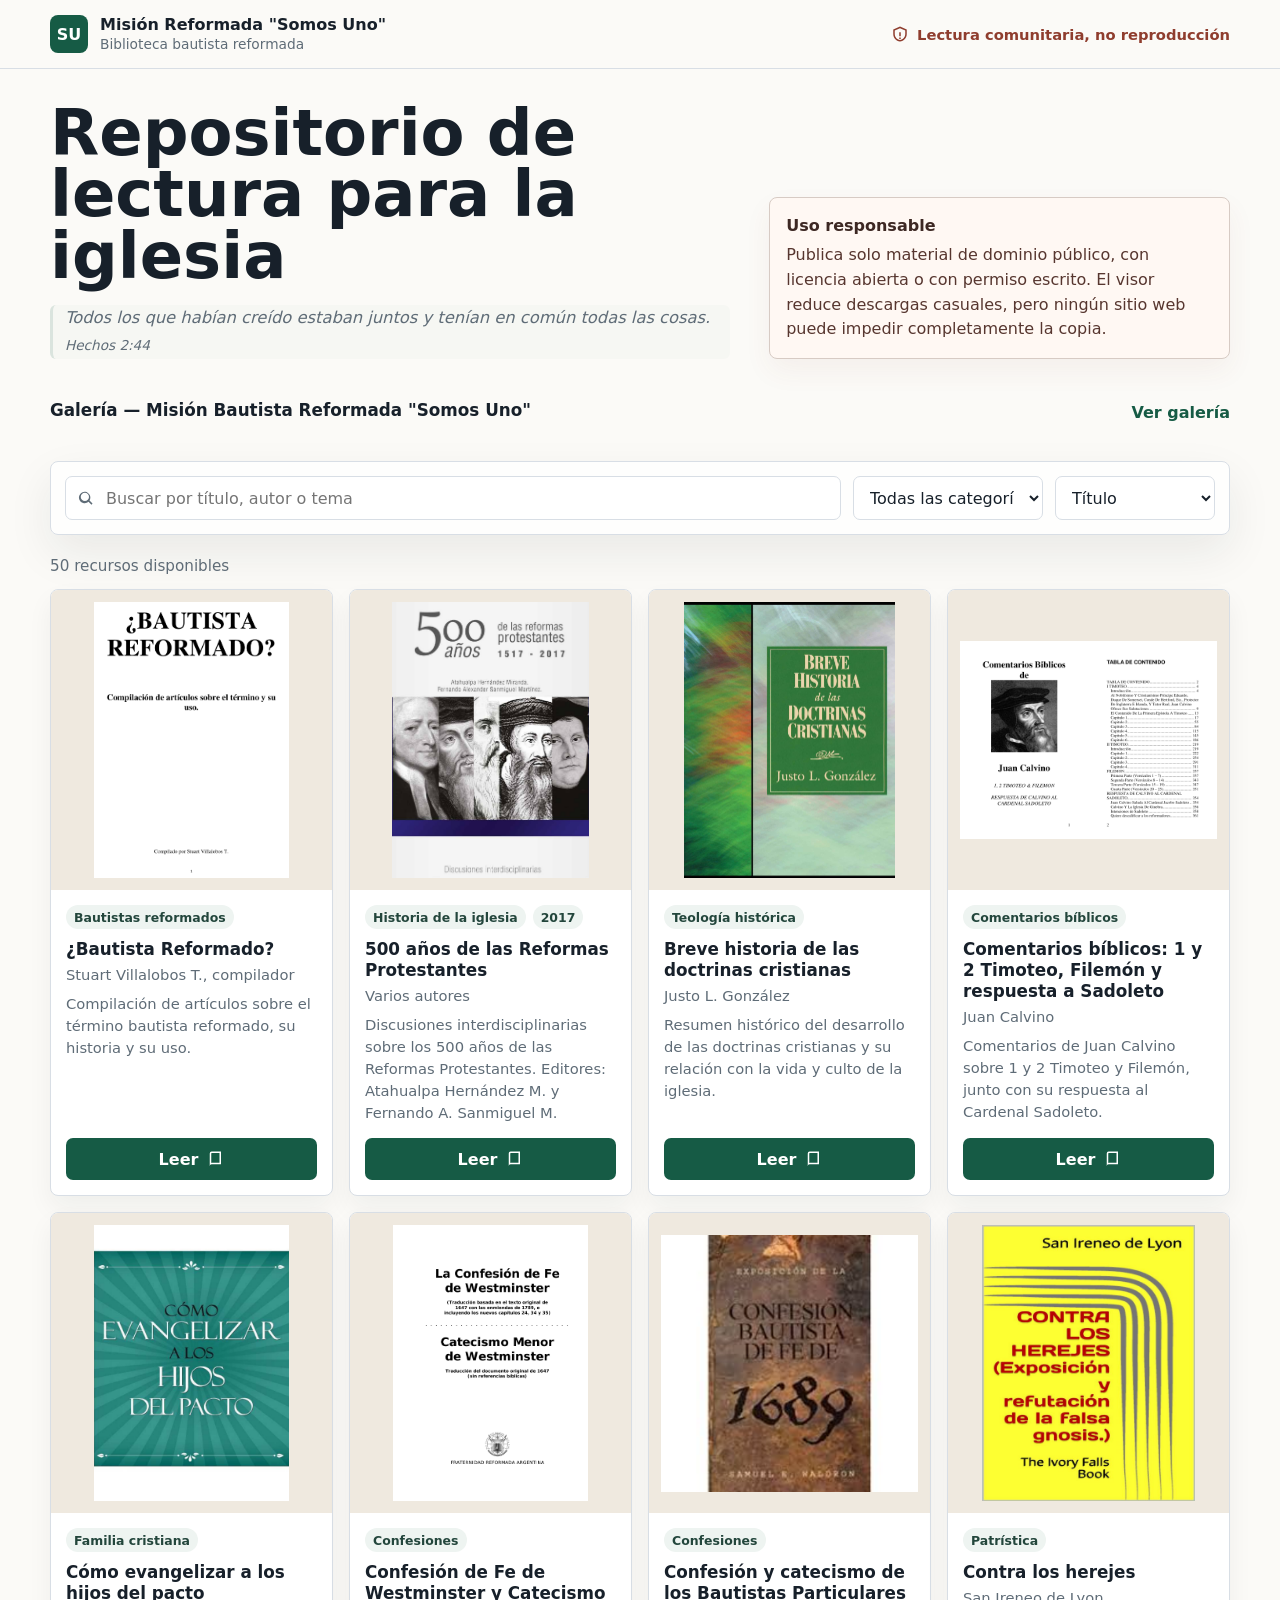
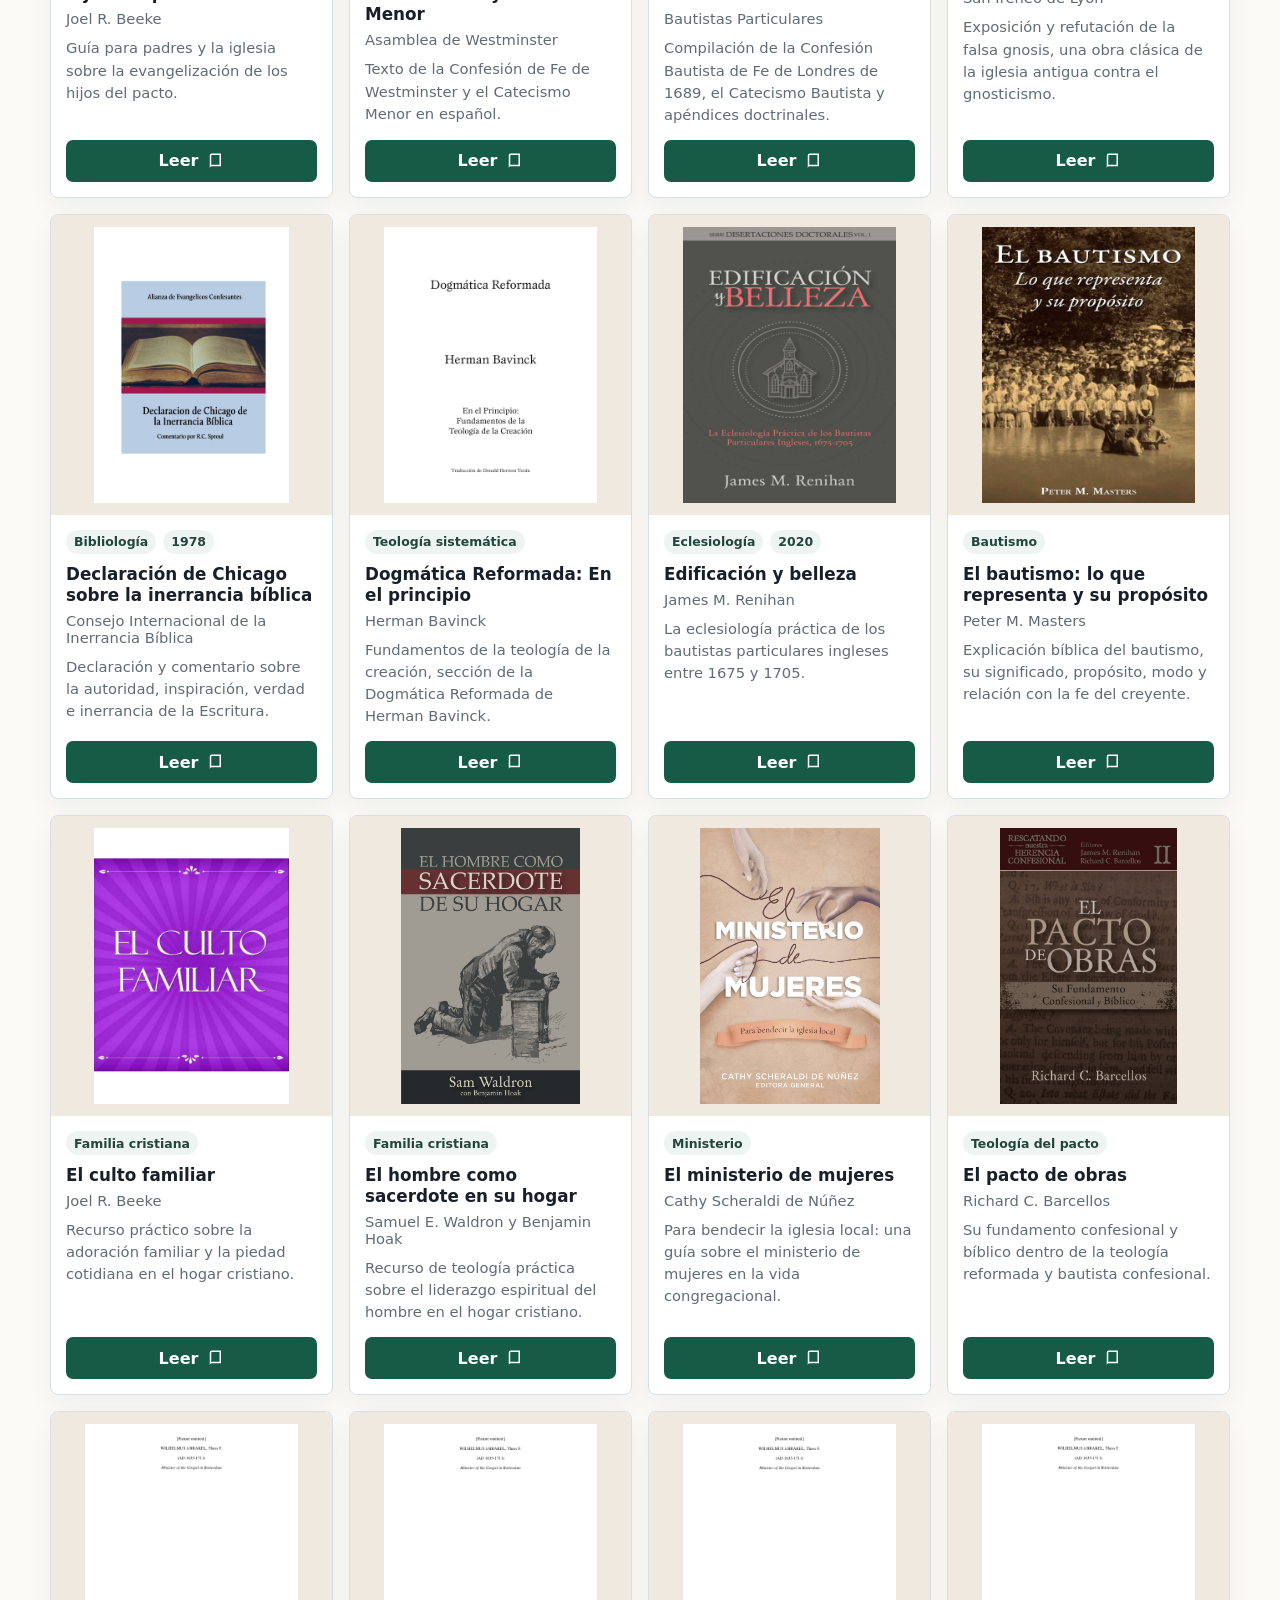
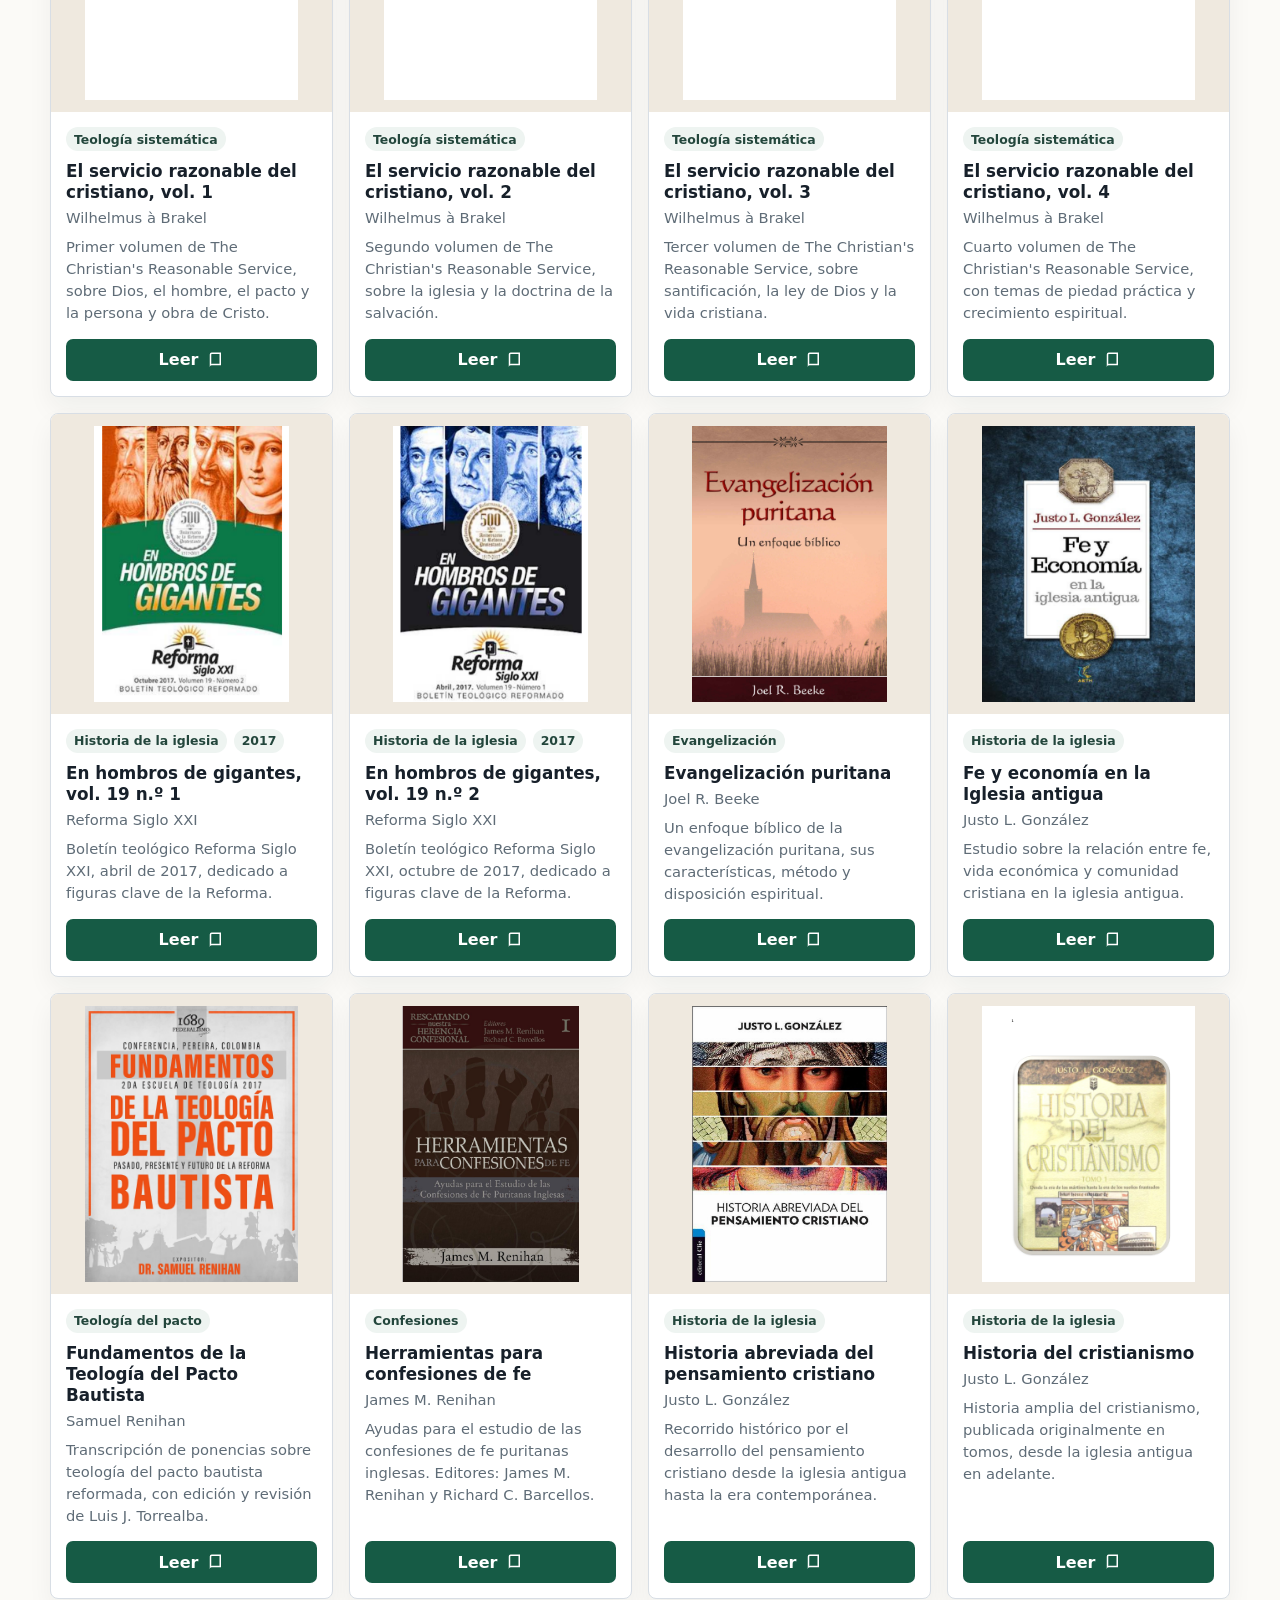
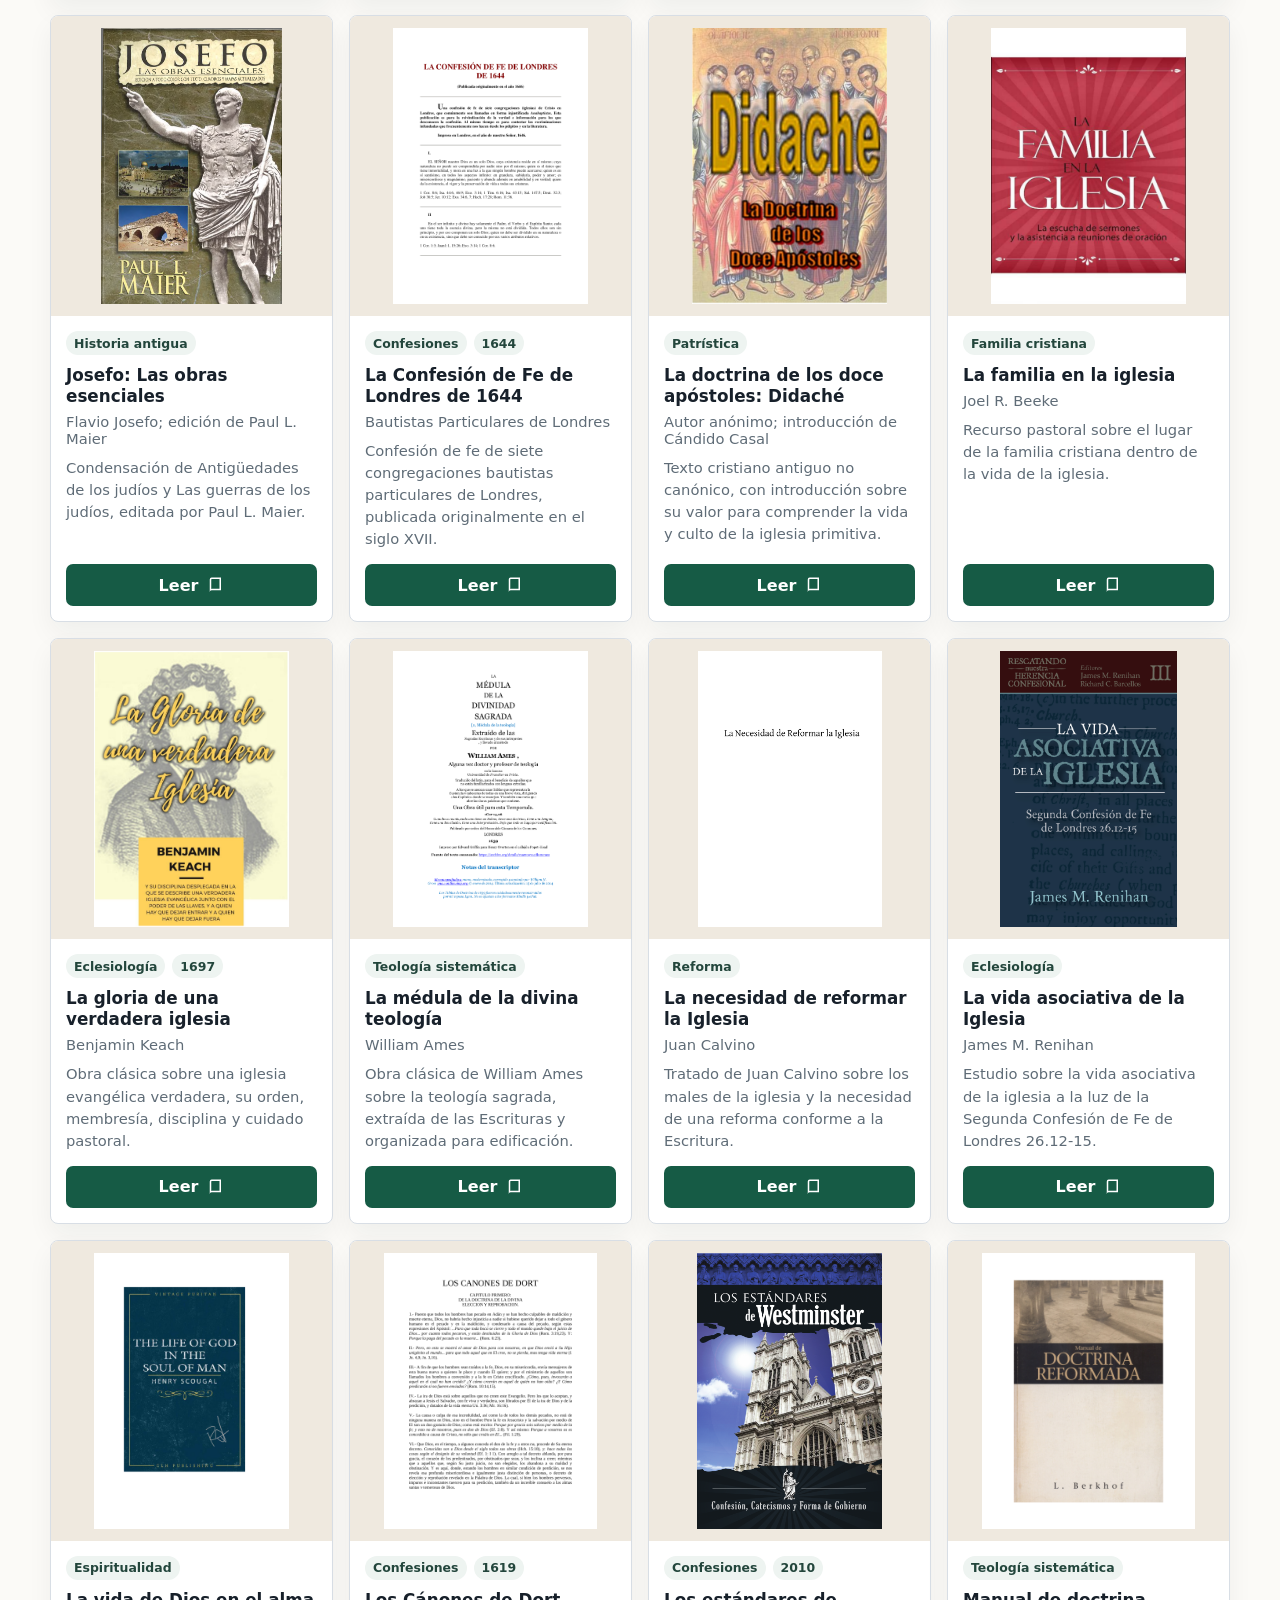
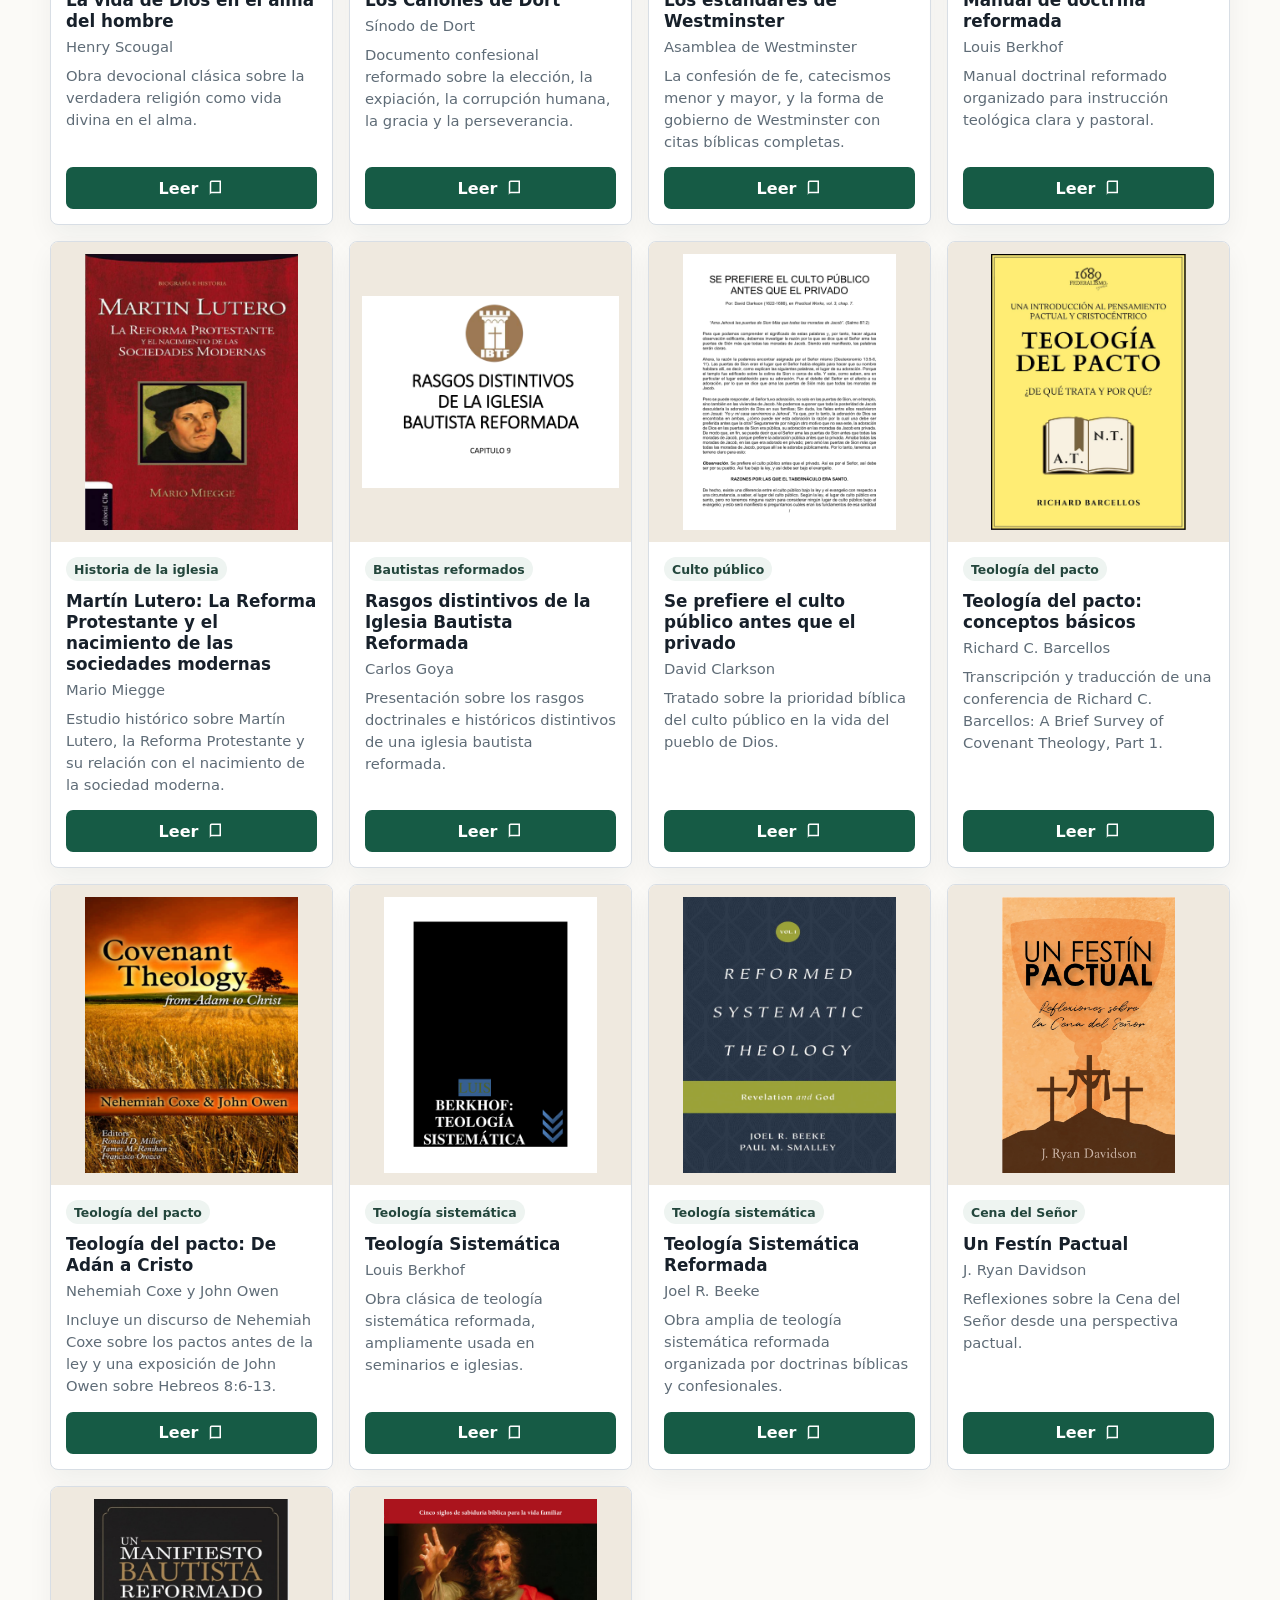
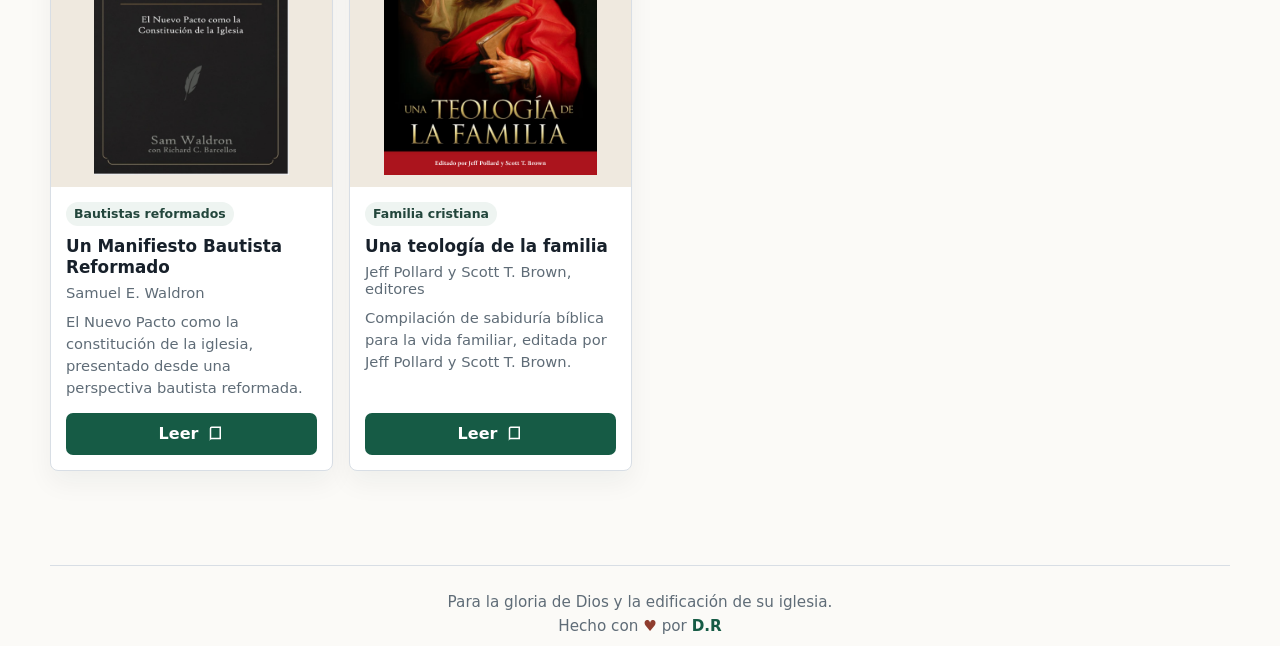
<file: index.html>
<!doctype html>
<html lang="es">
<head>
  <meta charset="utf-8" />
  <meta name="viewport" content="width=device-width,initial-scale=1" />
  <title>Biblioteca Somos Uno</title>
  <style>
    :root {
      color-scheme: light;
      --ink: #17202a;
      --muted: #5f6c77;
      --line: #d8dee5;
      --paper: #fbfaf7;
      --panel: #ffffff;
      --accent: #165b45;
      --accent-2: #8f3d2e;
      --soft: #eef4f1;
      --shadow: 0 18px 45px rgba(23, 32, 42, 0.08);
    }

    * { box-sizing: border-box; }

    body {
      margin: 0;
      min-height: 100vh;
      font-family: Inter, ui-sans-serif, system-ui, -apple-system, BlinkMacSystemFont, "Segoe UI", sans-serif;
      background: var(--paper);
      color: var(--ink);
    }

    a { color: inherit; }

    .shell {
      width: min(1180px, calc(100% - 32px));
      margin: 0 auto;
    }

    .topbar {
      border-bottom: 1px solid var(--line);
      background: rgba(251, 250, 247, 0.92);
      backdrop-filter: blur(14px);
      position: sticky;
      top: 0;
      z-index: 10;
    }

    .topbar .shell {
      min-height: 68px;
      display: flex;
      align-items: center;
      justify-content: space-between;
      gap: 18px;
    }

    .brand {
      display: flex;
      align-items: center;
      gap: 12px;
      min-width: 0;
    }

    .mark {
      width: 38px;
      height: 38px;
      border-radius: 8px;
      display: grid;
      place-items: center;
      background: var(--accent);
      color: #fff;
      font-weight: 800;
      letter-spacing: 0;
      flex: 0 0 auto;
    }

    .brand strong {
      display: block;
      font-size: 1rem;
      line-height: 1.1;
    }

    .brand span {
      color: var(--muted);
      display: block;
      font-size: 0.86rem;
      margin-top: 2px;
    }

    .notice {
      display: flex;
      align-items: center;
      gap: 8px;
      color: var(--accent-2);
      font-size: 0.92rem;
      font-weight: 650;
      text-align: right;
    }

    .notice svg { flex: 0 0 auto; }

    main {
      padding: 34px 0 52px;
    }

    .intro {
      display: grid;
      grid-template-columns: minmax(0, 1.2fr) minmax(280px, 0.8fr);
      gap: 28px;
      align-items: end;
      margin-bottom: 28px;
    }

    h1 {
      margin: 0;
      font-size: 4rem;
      line-height: 0.96;
      max-width: 760px;
      letter-spacing: 0;
    }

    .intro p {
      margin: 18px 0 0;
      color: var(--muted);
      line-height: 1.65;
      max-width: 680px;
      font-size: 1.02rem;
    }
    
    .verse {
      margin: 18px 0 0;
      color: var(--muted);
      line-height: 1.45;
      max-width: 680px;
      font-size: 1.02rem;
      font-style: italic;
      border-left: 3px solid rgba(22,91,69,0.12);
      padding-left: 12px;
      background: rgba(22,91,69,0.02);
      border-radius: 6px;
    }
    .policy {
      border: 1px solid #d7cbc4;
      background: #fff8f3;
      border-radius: 8px;
      padding: 16px;
      color: #57362f;
      line-height: 1.55;
      box-shadow: 0 12px 28px rgba(143, 61, 46, 0.06);
    }

    .policy strong {
      display: block;
      margin-bottom: 4px;
      color: #3d2823;
    }

    .tools {
      display: grid;
      grid-template-columns: minmax(220px, 1fr) 190px 160px;
      gap: 12px;
      padding: 14px;
      border: 1px solid var(--line);
      background: rgba(255, 255, 255, 0.75);
      border-radius: 8px;
      box-shadow: var(--shadow);
      margin-bottom: 22px;
    }

    .field {
      position: relative;
      min-width: 0;
    }

    .field svg {
      position: absolute;
      left: 12px;
      top: 50%;
      transform: translateY(-50%);
      color: var(--muted);
      pointer-events: none;
    }

    input, select {
      width: 100%;
      min-height: 44px;
      border: 1px solid var(--line);
      border-radius: 7px;
      background: var(--panel);
      color: var(--ink);
      font: inherit;
      padding: 0 12px;
      outline: none;
    }

    input { padding-left: 40px; }

    input:focus, select:focus {
      border-color: var(--accent);
      box-shadow: 0 0 0 3px rgba(22, 91, 69, 0.14);
    }

    .summary {
      color: var(--muted);
      font-size: 0.95rem;
      margin: 0 0 14px;
    }

    .grid {
      display: grid;
      grid-template-columns: repeat(auto-fill, minmax(235px, 1fr));
      gap: 16px;
    }

    .card {
      min-height: 314px;
      display: flex;
      flex-direction: column;
      border: 1px solid var(--line);
      background: var(--panel);
      border-radius: 8px;
      overflow: hidden;
      box-shadow: 0 12px 26px rgba(23, 32, 42, 0.05);
    }

    .cover {
      height: 300px;
      display: grid;
      place-items: center;
      background: #efe9df;
      color: #23463c;
      padding: 12px;
      text-align: center;
      font-weight: 800;
      line-height: 1.08;
      overflow: hidden;
    }

    .cover img {
      width: auto;
      height: 276px;
      max-width: 100%;
      object-fit: contain;
      display: block;
    }

    .content {
      display: flex;
      flex-direction: column;
      gap: 10px;
      padding: 15px;
      flex: 1;
    }

    .meta {
      display: flex;
      flex-wrap: wrap;
      gap: 7px;
    }

    .tag {
      display: inline-flex;
      align-items: center;
      min-height: 24px;
      padding: 3px 8px;
      border-radius: 999px;
      background: var(--soft);
      color: #23463c;
      font-size: 0.78rem;
      font-weight: 700;
    }

    .title {
      font-size: 1.05rem;
      font-weight: 800;
      line-height: 1.25;
      margin: 0;
    }

    .author {
      margin: -4px 0 0;
      color: var(--muted);
      font-size: 0.92rem;
    }

    .description {
      margin: 0;
      color: var(--muted);
      line-height: 1.5;
      font-size: 0.92rem;
      flex: 1;
    }

    .read {
      min-height: 42px;
      display: inline-flex;
      align-items: center;
      justify-content: center;
      gap: 8px;
      border-radius: 7px;
      background: var(--accent);
      color: #fff;
      text-decoration: none;
      font-weight: 800;
      margin-top: 4px;
    }

    .read:hover { background: #104b39; }

    .empty {
      display: none;
      border: 1px dashed var(--line);
      border-radius: 8px;
      padding: 28px;
      text-align: center;
      color: var(--muted);
      background: rgba(255, 255, 255, 0.7);
    }

    .empty.is-visible { display: block; }

    .site-footer {
      margin-top: 42px;
      border-top: 1px solid var(--line);
      color: var(--muted);
      padding: 24px 0 8px;
      text-align: center;
      line-height: 1.6;
      font-size: 0.95rem;
    }

    .site-footer strong {
      color: var(--accent);
      font-weight: 800;
    }

    .footer-heart {
      color: var(--accent-2);
      font-weight: 900;
    }

    @media (max-width: 980px) {
      h1 {
        font-size: 3rem;
        max-width: 620px;
      }
    }

    @media (max-width: 760px) {
      .topbar .shell {
        align-items: flex-start;
        flex-direction: column;
        padding: 14px 0;
      }

      .notice { text-align: left; }

      .intro {
        grid-template-columns: 1fr;
      }

      .tools {
        grid-template-columns: 1fr;
      }

      h1 {
        font-size: 2rem;
        line-height: 1.05;
        max-width: 20rem;
      }

      .intro p,
      .policy {
        overflow-wrap: break-word;
      }
    }
  </style>
</head>
<body>
  <header class="topbar">
    <div class="shell">
      <div class="brand" aria-label="Biblioteca Somos Uno">
        <div class="mark">SU</div>
        <div>
          <strong>Misión Reformada "Somos Uno"</strong>
          <span>Biblioteca bautista reformada</span>
        </div>
      </div>
      <div class="notice">
        <svg width="18" height="18" viewBox="0 0 24 24" aria-hidden="true"><path fill="currentColor" d="M12 2 3 6v6c0 5 3.8 9.7 9 10 5.2-.3 9-5 9-10V6l-9-4Zm0 2.2 7 3.1V12c0 4-2.9 7.5-7 8-4.1-.5-7-4-7-8V7.3l7-3.1Zm-1 5.3h2V15h-2V9.5Zm0 7h2v2h-2v-2Z"/></svg>
        Lectura comunitaria, no reproducción
      </div>
    </div>
  </header>

  <main class="shell">
    <section class="intro" aria-labelledby="page-title">
      <div>
        <h1 id="page-title">Repositorio de lectura para la iglesia</h1>
        <p class="verse">Todos los que habían creído estaban juntos y tenían en común todas las cosas.<br><small>Hechos 2:44</small></p>
      </div>
      <aside class="policy">
        <strong>Uso responsable</strong>
        Publica solo material de dominio público, con licencia abierta o con permiso escrito. El visor reduce descargas casuales, pero ningún sitio web puede impedir completamente la copia.
      </aside>
    </section>

    <section class="gallery-preview" aria-label="Galería de la Misión Bautista Reformada Somos Uno" style="margin:18px 0 28px;">
      <div style="display:flex;align-items:center;justify-content:space-between;gap:12px;margin-bottom:10px;">
        <div style="font-weight:800;font-size:1.05rem;color:var(--ink);">Galería — Misión Bautista Reformada "Somos Uno"</div>
        <a href="gallery.html" class="read" style="background:transparent;color:var(--accent);border:0;padding:0;">Ver galería</a>
      </div>
    </section>

    <section class="tools" aria-label="Filtros de biblioteca">
      <label class="field">
        <svg width="18" height="18" viewBox="0 0 24 24" aria-hidden="true"><path fill="currentColor" d="m20.7 19.3-4-4A7.6 7.6 0 1 0 15.3 17l4 4 1.4-1.7ZM5 10.5a5.5 5.5 0 1 1 11 0 5.5 5.5 0 0 1-11 0Z"/></svg>
        <input id="search" type="search" autocomplete="off" placeholder="Buscar por título, autor o tema" />
      </label>
      <label>
        <select id="category">
          <option value="">Todas las categorías</option>
        </select>
      </label>
      <label>
        <select id="sort">
          <option value="title">Título</option>
          <option value="author">Autor</option>
          <option value="year">Año</option>
        </select>
      </label>
    </section>

    <p id="summary" class="summary"></p>
    <div id="list" class="grid" aria-live="polite"></div>
    <div id="empty" class="empty">No se encontraron recursos con esos filtros.</div>
  </main>

  <footer class="shell site-footer">
    Para la gloria de Dios y la edificación de su iglesia.
    <br />
    Hecho con <span class="footer-heart" aria-label="amor">♥</span> por <strong>D.R</strong>
  </footer>

  <script>
    const state = {
      books: [],
      query: '',
      category: '',
      sort: 'title'
    };

    const list = document.getElementById('list');
    const empty = document.getElementById('empty');
    const summary = document.getElementById('summary');
    const search = document.getElementById('search');
    const category = document.getElementById('category');
    const sort = document.getElementById('sort');

    function normalize(value) {
      return String(value || '').toLocaleLowerCase('es').normalize('NFD').replace(/[\u0300-\u036f]/g, '');
    }

    function initials(title) {
      return String(title || 'Libro')
        .split(/\s+/)
        .filter(Boolean)
        .slice(0, 5)
        .join(' ');
    }

    function bookMatches(book) {
      const haystack = normalize([
        book.title,
        book.author,
        book.category,
        book.year,
        book.description,
        ...(book.tags || [])
      ].join(' '));

      return (!state.query || haystack.includes(normalize(state.query))) &&
        (!state.category || book.category === state.category);
    }

    function sortBooks(a, b) {
      if (state.sort === 'year') {
        return Number(b.year || 0) - Number(a.year || 0) || String(a.title).localeCompare(String(b.title), 'es');
      }

      return String(a[state.sort] || '').localeCompare(String(b[state.sort] || ''), 'es');
    }

    function createCard(book) {
      const card = document.createElement('article');
      card.className = 'card';

      const cover = document.createElement('div');
      cover.className = 'cover';
      if (book.cover) {
        const img = document.createElement('img');
        img.src = book.cover;
        img.alt = '';
        img.loading = 'lazy';
        img.onerror = () => {
          cover.textContent = initials(book.title);
        };
        cover.appendChild(img);
      } else {
        cover.textContent = initials(book.title);
      }

      const content = document.createElement('div');
      content.className = 'content';

      const meta = document.createElement('div');
      meta.className = 'meta';
      for (const label of [book.category, book.year].filter(Boolean)) {
        const tag = document.createElement('span');
        tag.className = 'tag';
        tag.textContent = label;
        meta.appendChild(tag);
      }

      const title = document.createElement('h2');
      title.className = 'title';
      title.textContent = book.title;

      const author = document.createElement('p');
      author.className = 'author';
      author.textContent = book.author || 'Autor no registrado';

      const description = document.createElement('p');
      description.className = 'description';
      description.textContent = book.description || 'Recurso disponible para lectura.';

      const link = document.createElement('a');
      link.href = `viewer.html?id=${encodeURIComponent(book.id)}`;
      link.className = 'read';
      link.innerHTML = '<span>Leer</span><svg width="18" height="18" viewBox="0 0 24 24" aria-hidden="true"><path fill="currentColor" d="M5 4.5A2.5 2.5 0 0 1 7.5 2H20v17H7.5A2.5 2.5 0 0 0 5 21.5v-17Zm2.5-.5a.5.5 0 0 0-.5.5v13c.2 0 .3-.5.5-.5H18V4H7.5Z"/></svg>';

      content.append(meta, title, author, description, link);
      card.append(cover, content);
      return card;
    }

    function render() {
      const books = state.books.filter(bookMatches).sort(sortBooks);
      list.replaceChildren(...books.map(createCard));
      empty.classList.toggle('is-visible', books.length === 0);
      summary.textContent = `${books.length} recurso${books.length === 1 ? '' : 's'} disponible${books.length === 1 ? '' : 's'}`;
    }

    function hydrateCategories() {
      const categories = [...new Set(state.books.map(book => book.category).filter(Boolean))].sort((a, b) => a.localeCompare(b, 'es'));
      for (const item of categories) {
        const option = document.createElement('option');
        option.value = item;
        option.textContent = item;
        category.appendChild(option);
      }
    }
    
    // Gallery preview removed on homepage; users should visit the gallery page to see photos.

    async function load() {
      try {
        const response = await fetch('books.json', { cache: 'no-store' });
        if (!response.ok) throw new Error('No se pudo cargar el catálogo.');
        state.books = await response.json();
        hydrateCategories();
        render();
      } catch (error) {
        list.replaceChildren();
        empty.textContent = error.message;
        empty.classList.add('is-visible');
      }
    }

    search.addEventListener('input', event => {
      state.query = event.target.value.trim();
      render();
    });

    category.addEventListener('change', event => {
      state.category = event.target.value;
      render();
    });

    sort.addEventListener('change', event => {
      state.sort = event.target.value;
      render();
    });

    load();
  </script>
</body>
</html>
</file>
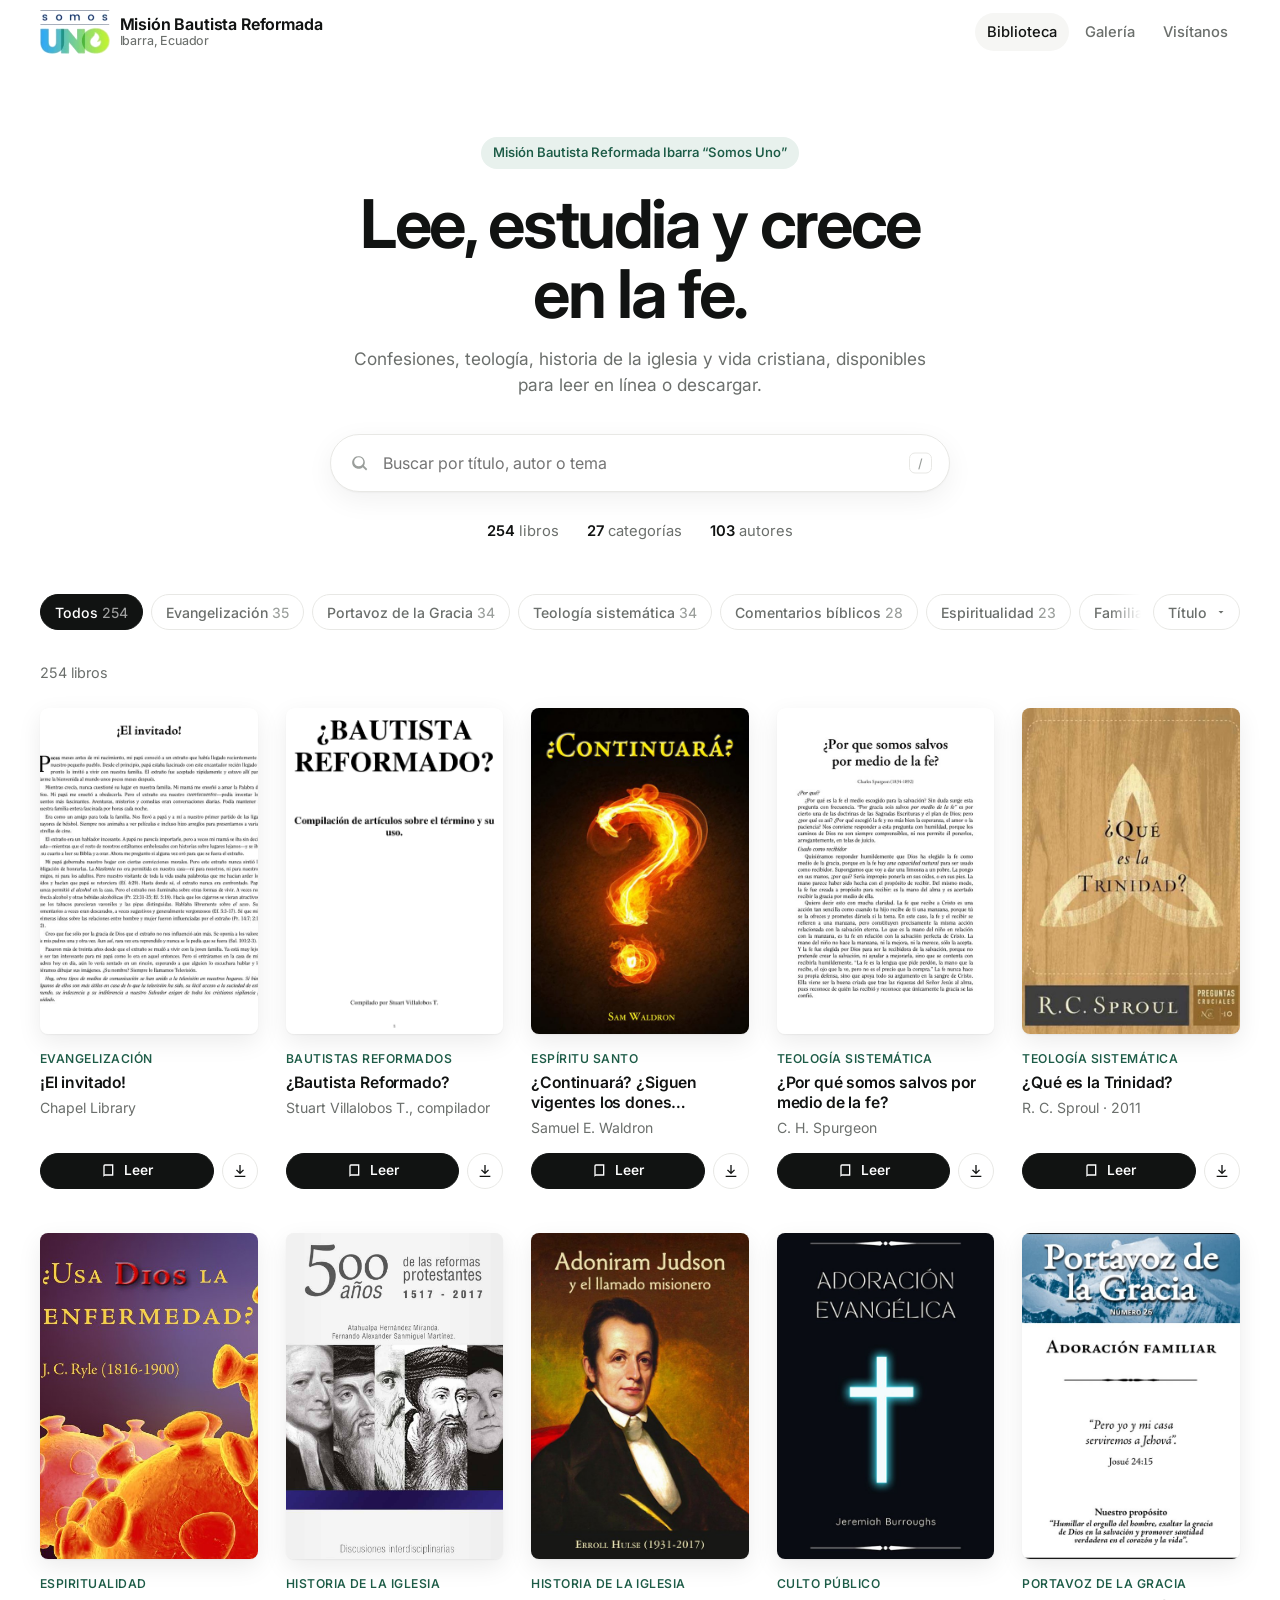
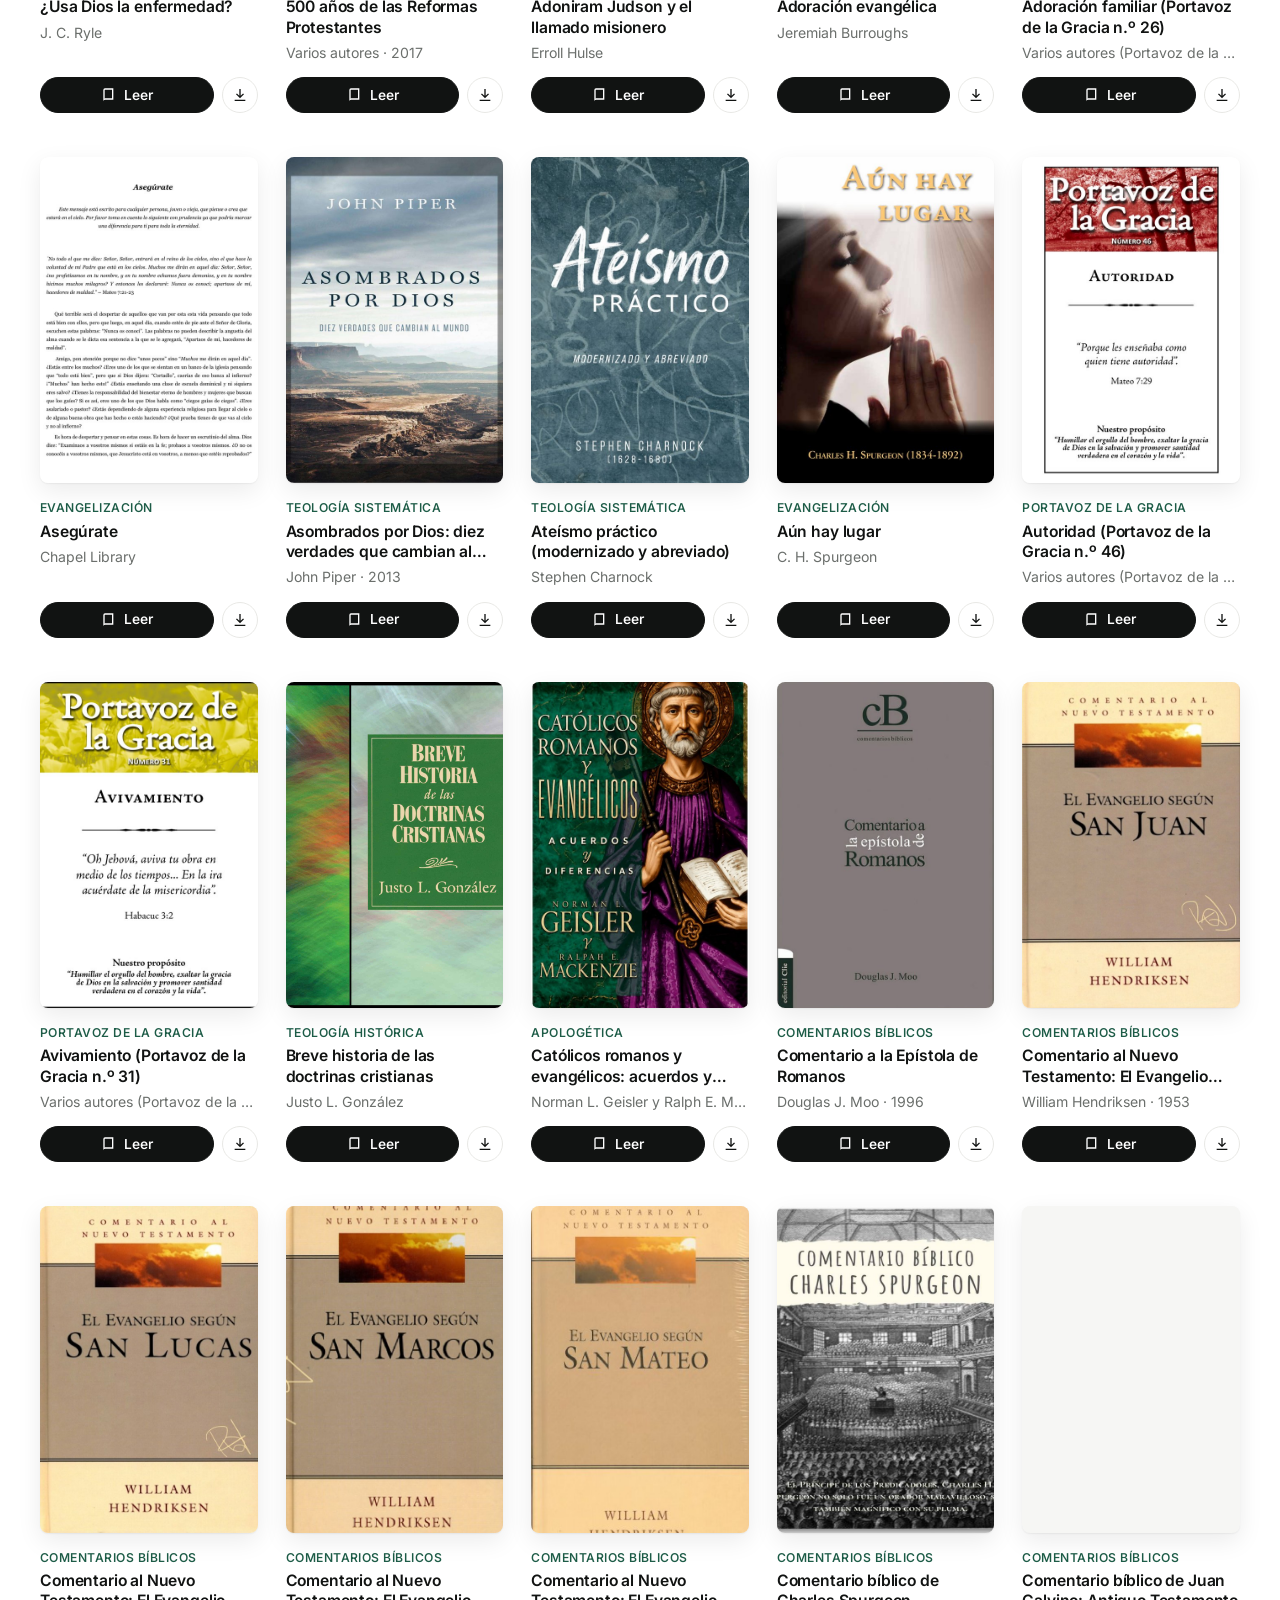
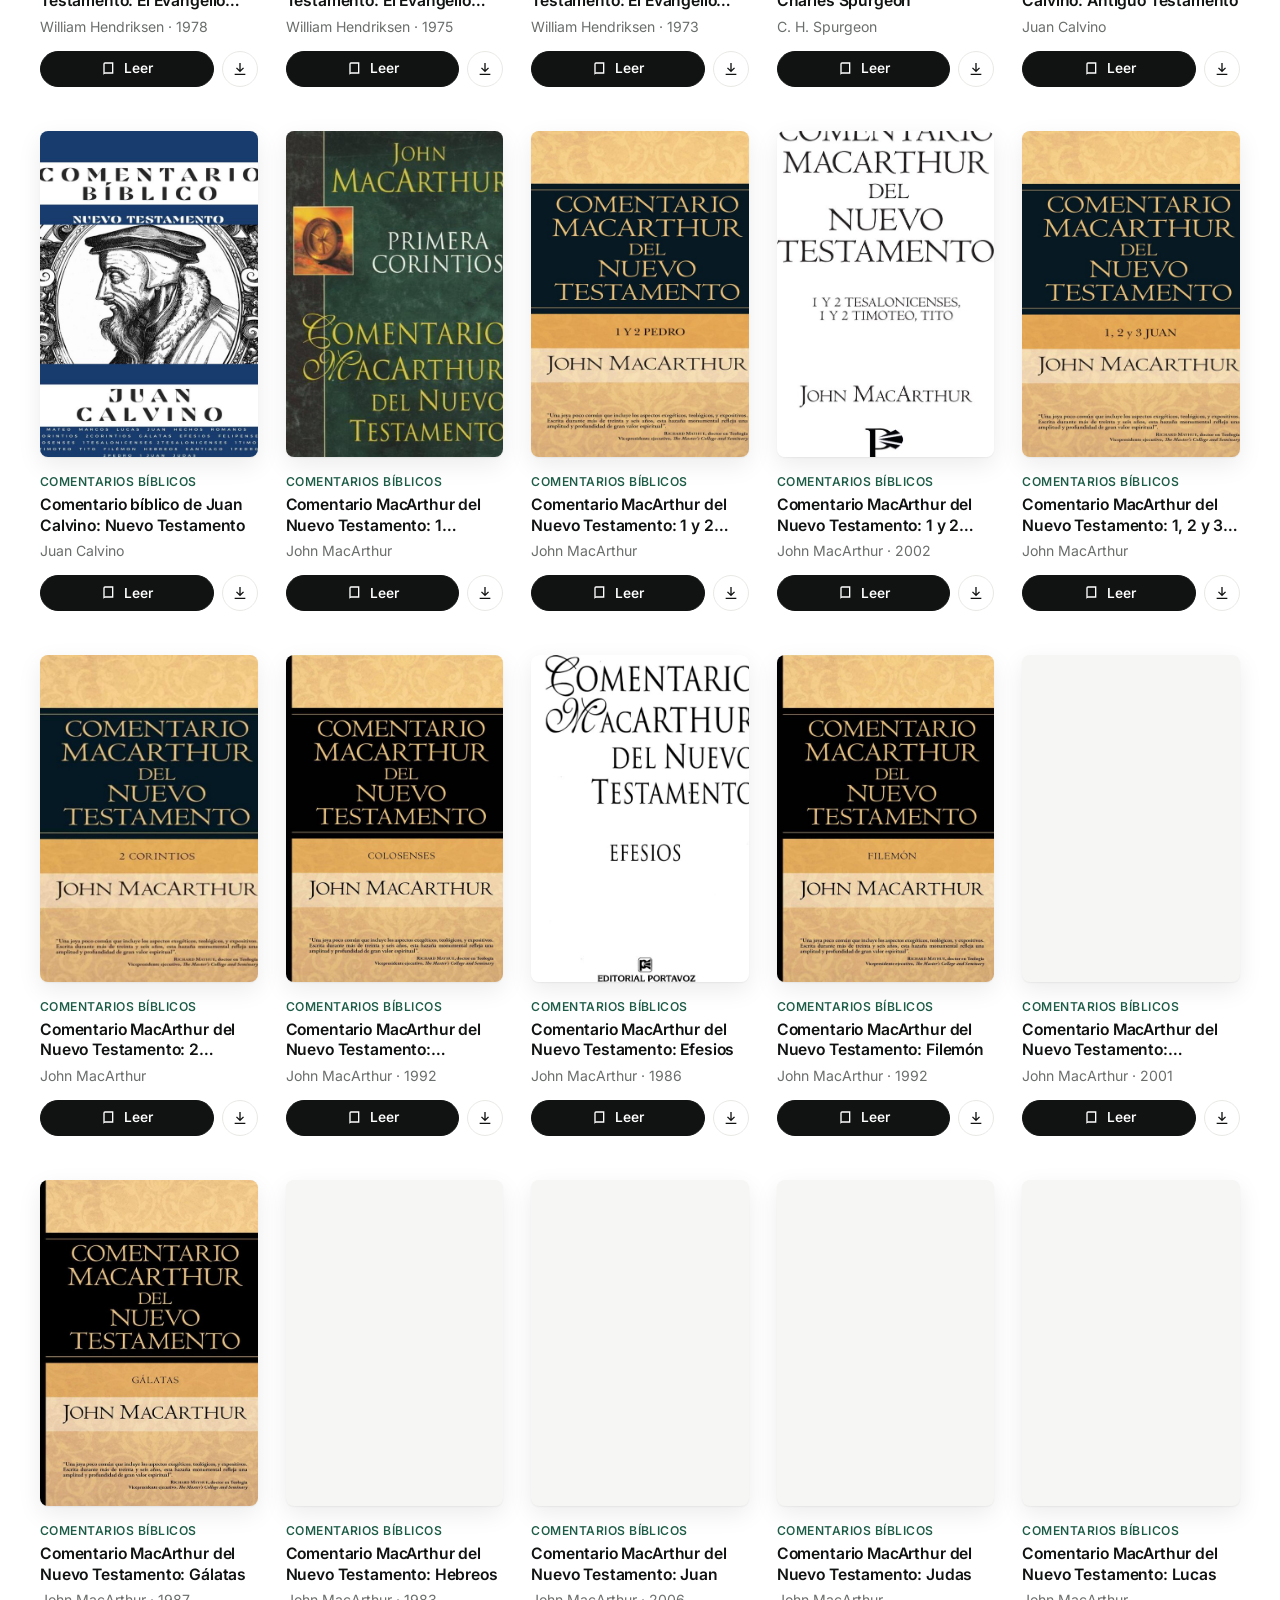
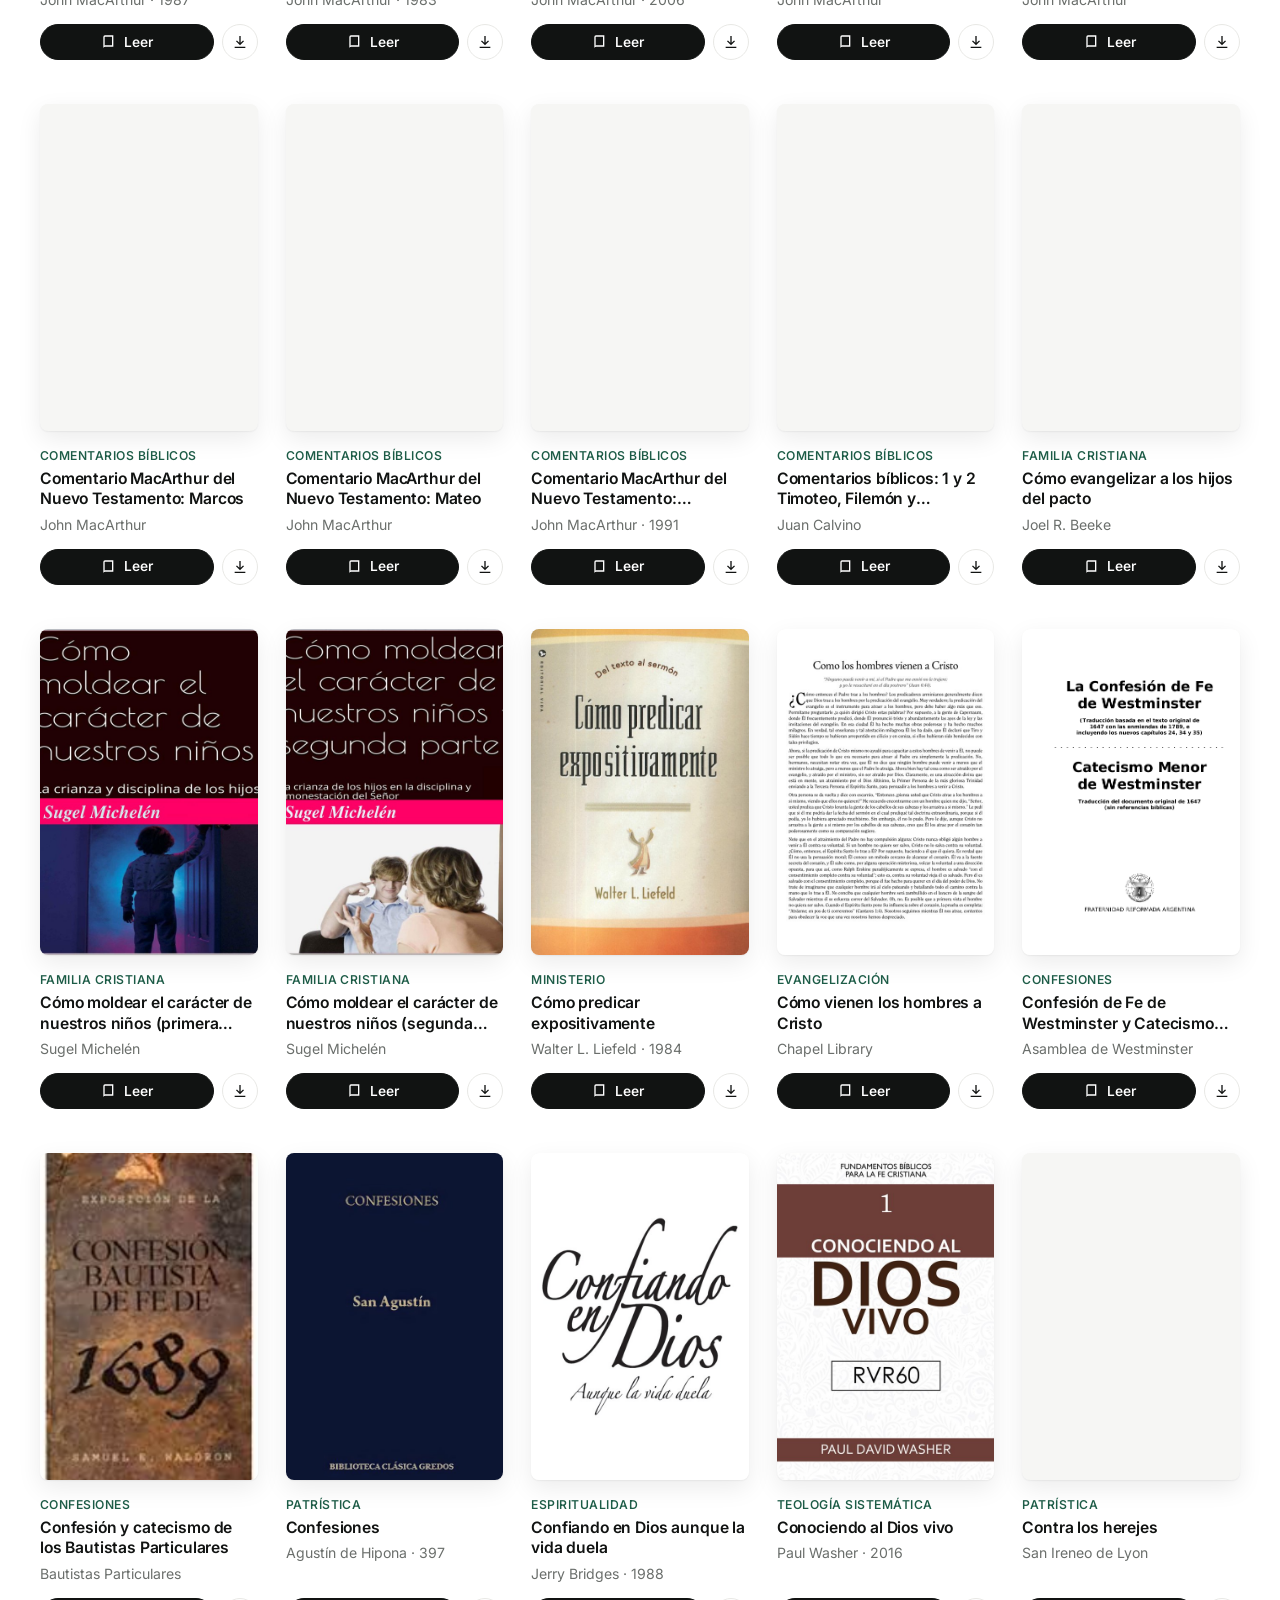
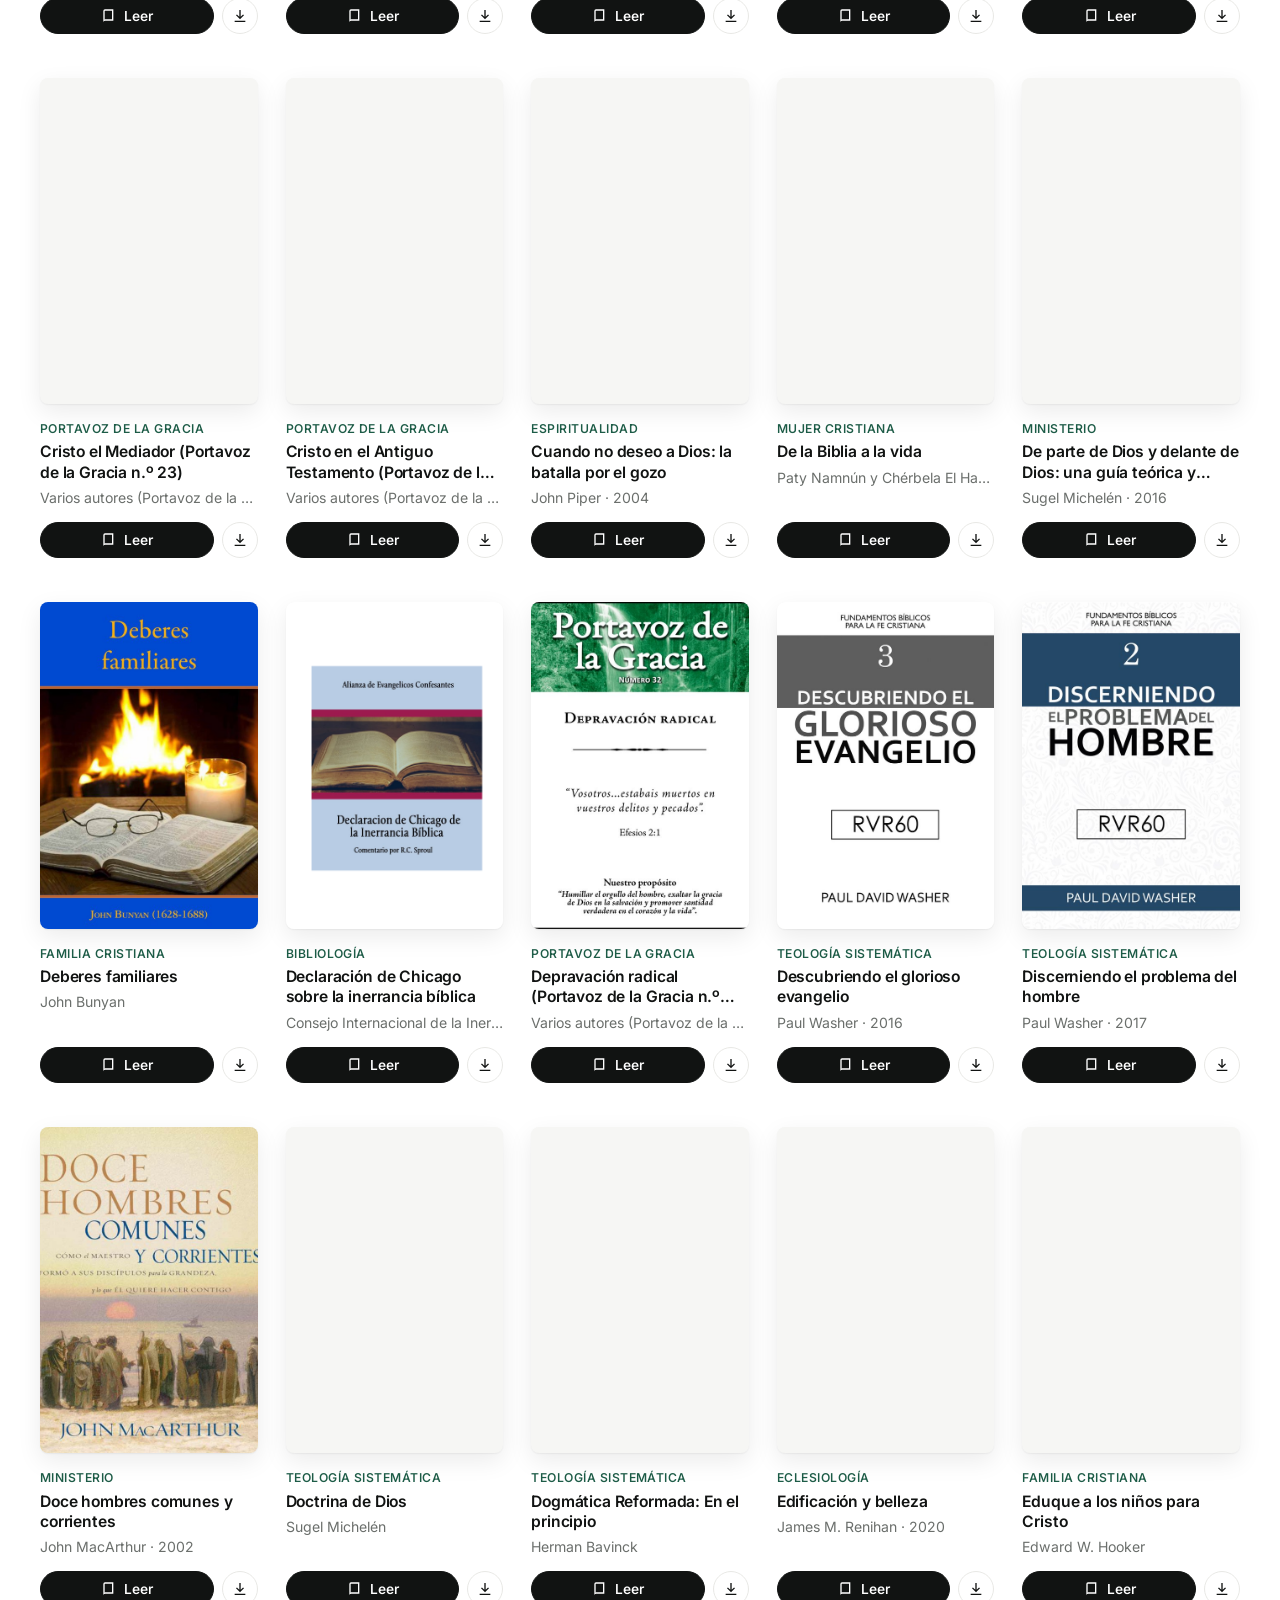
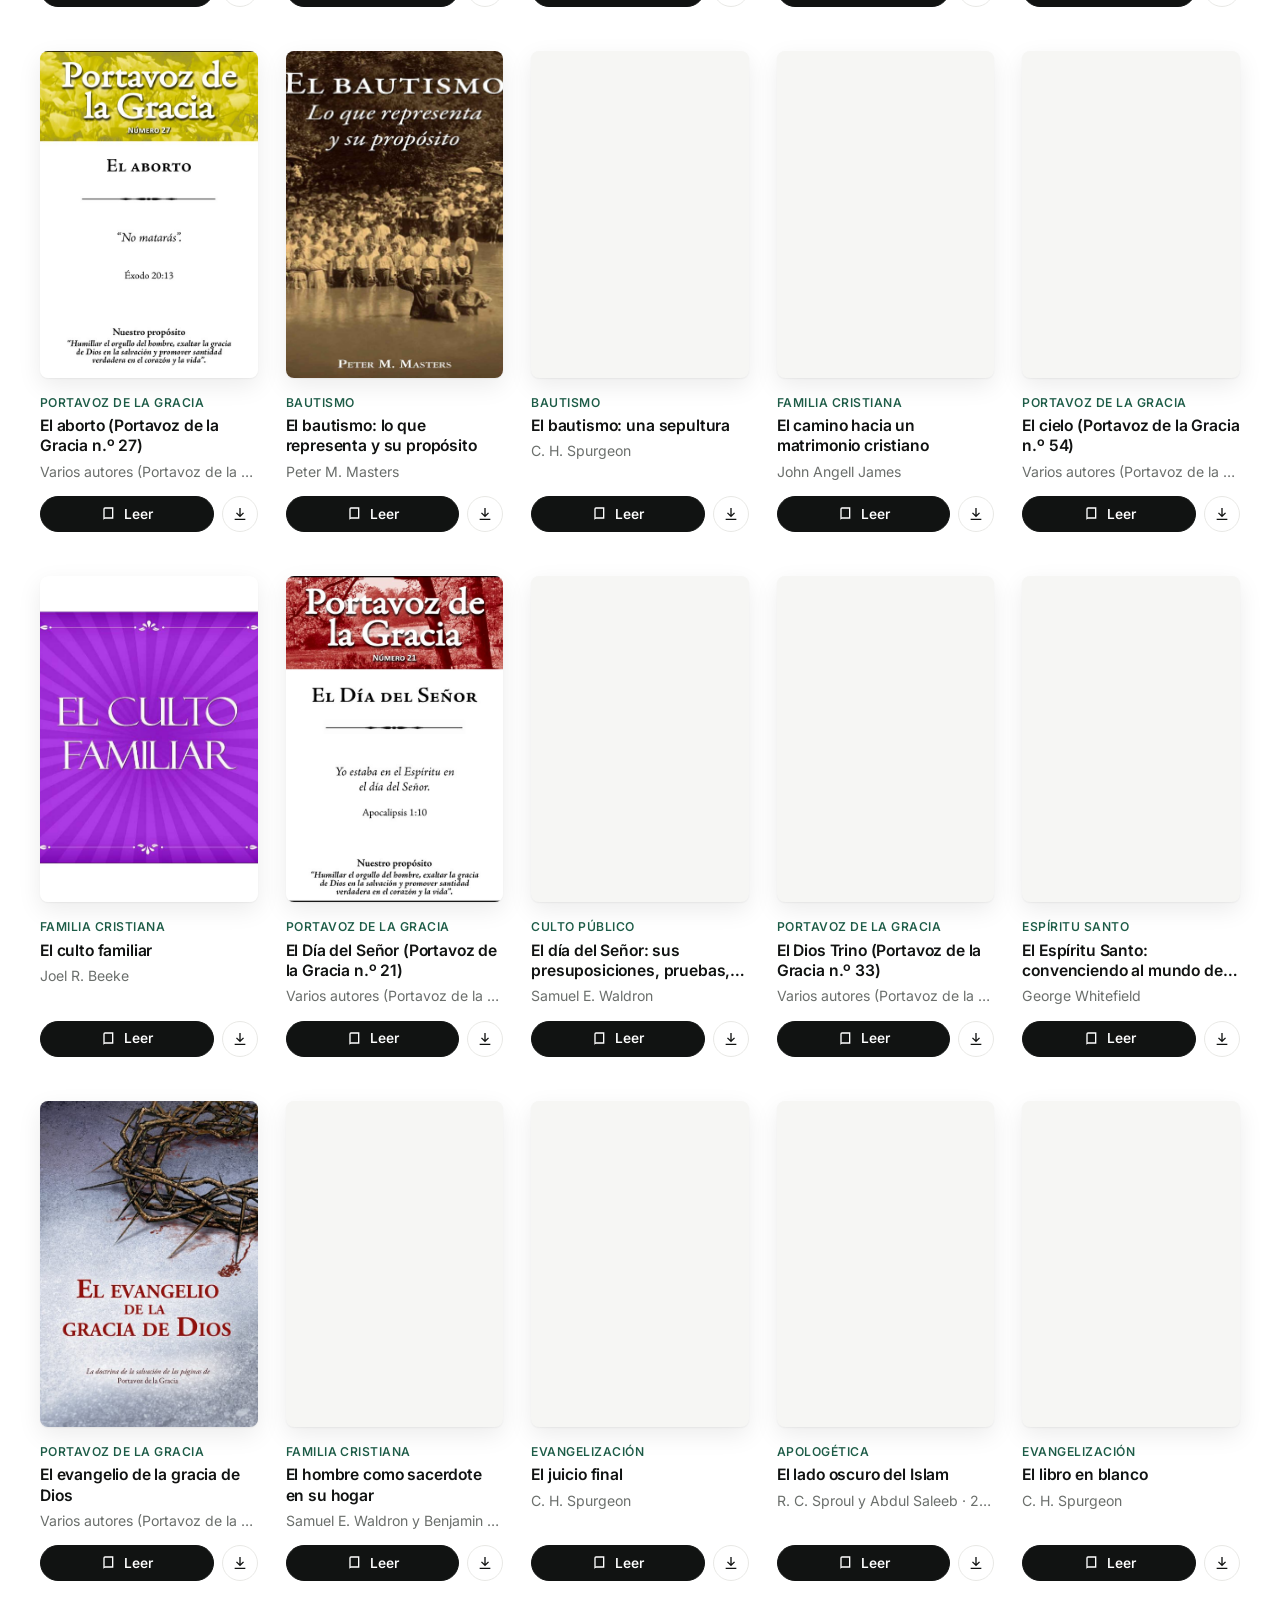
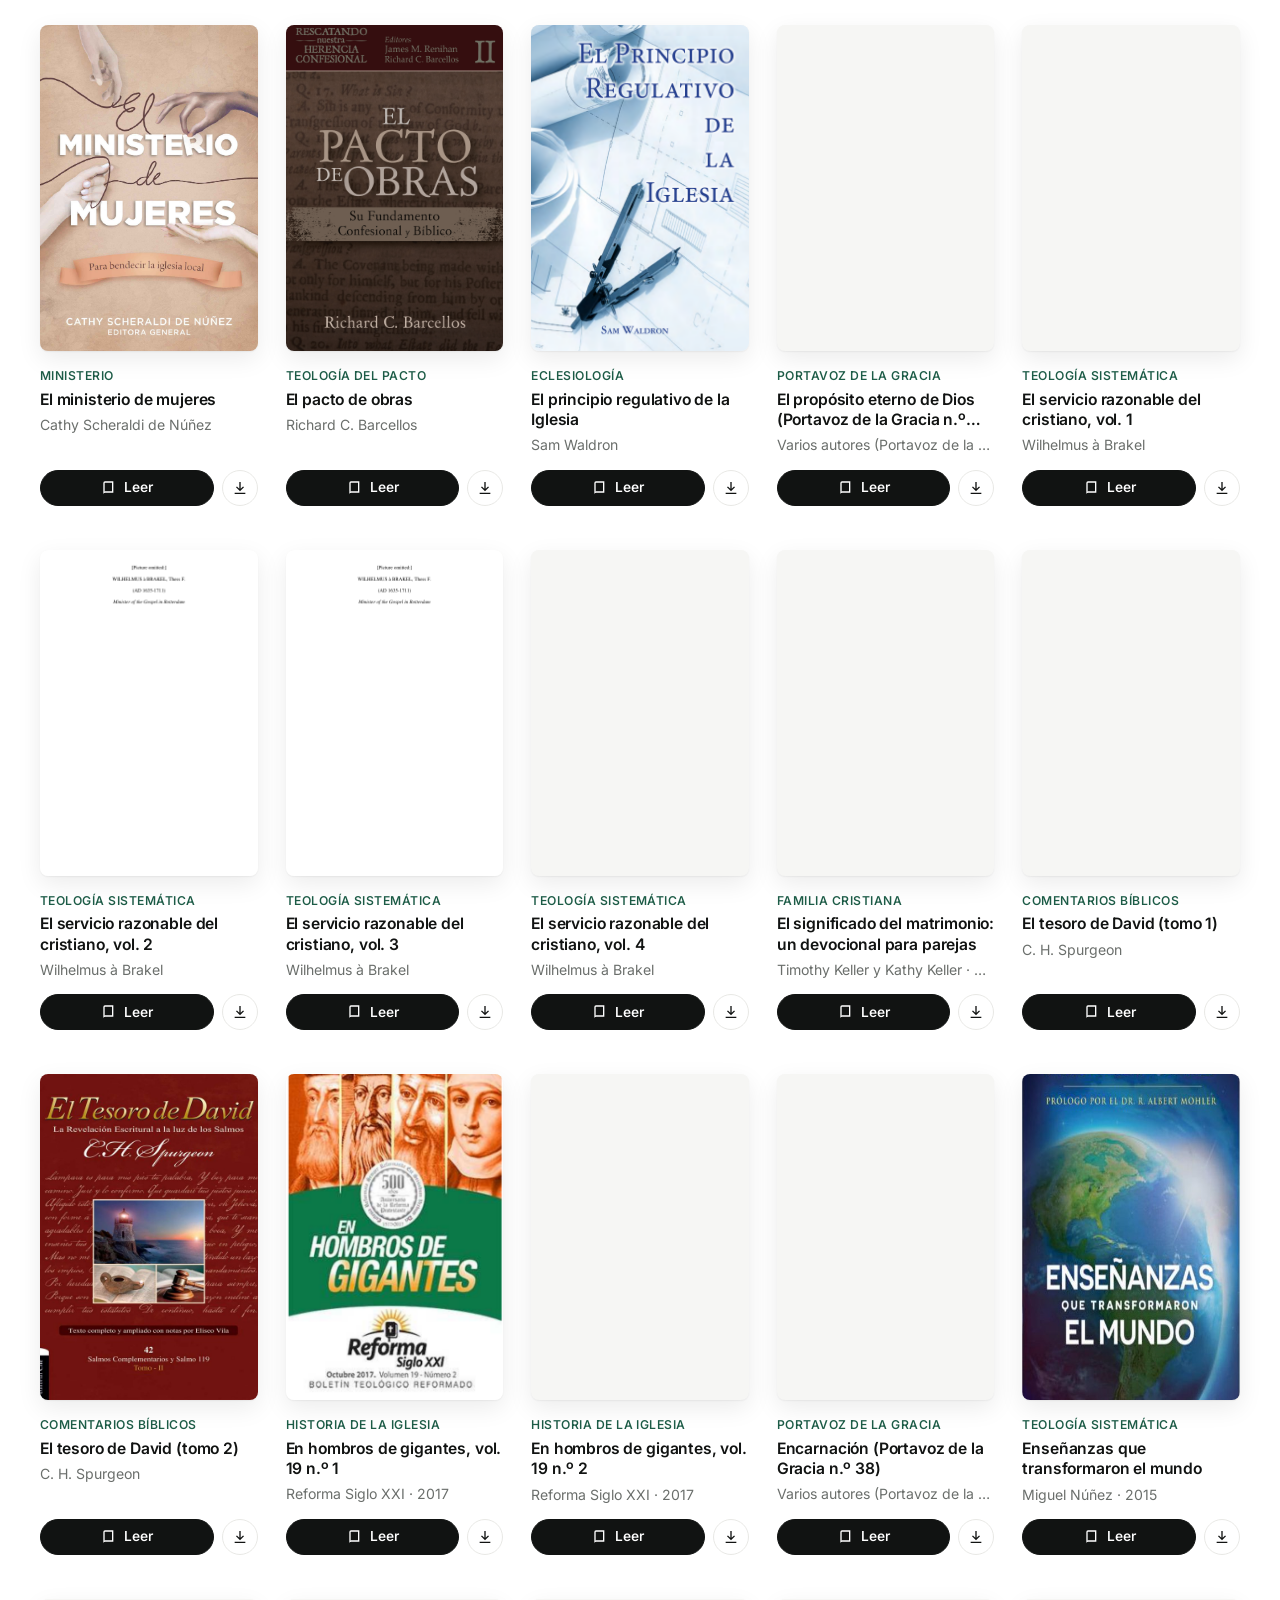
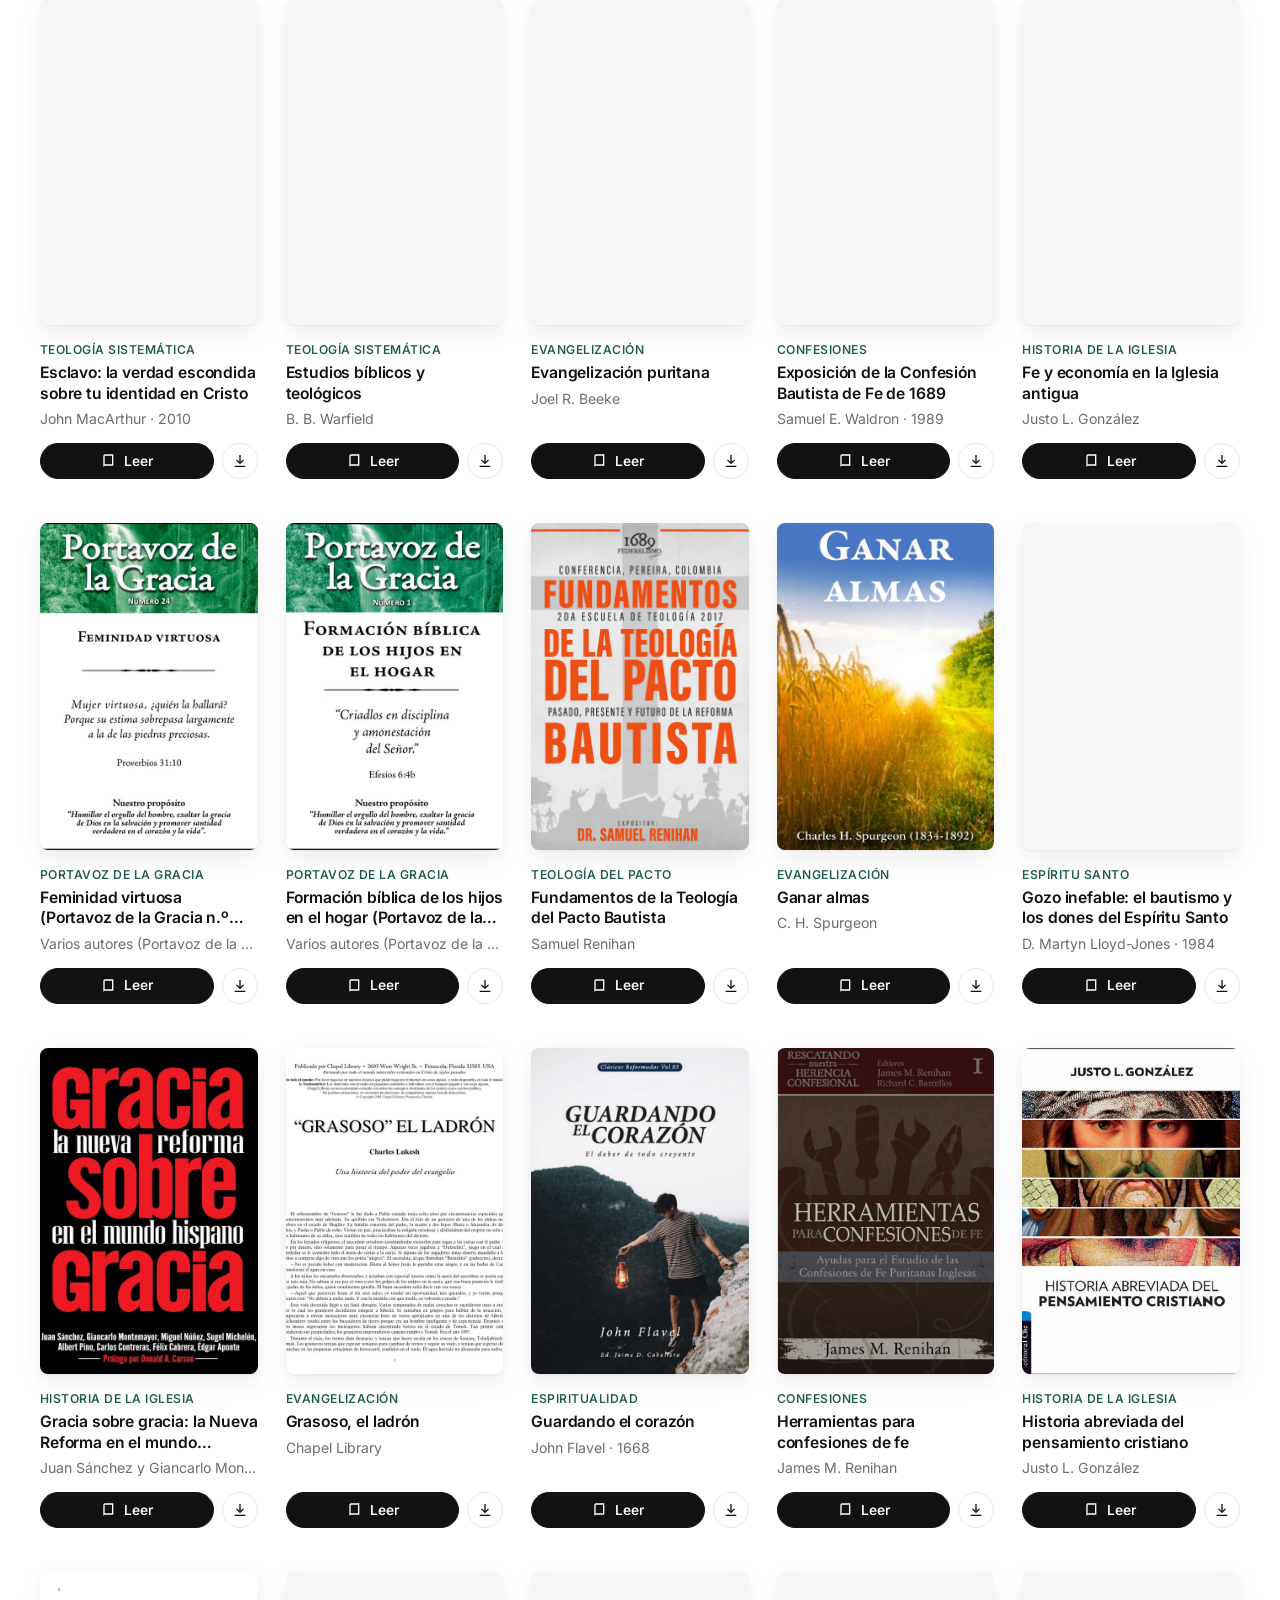
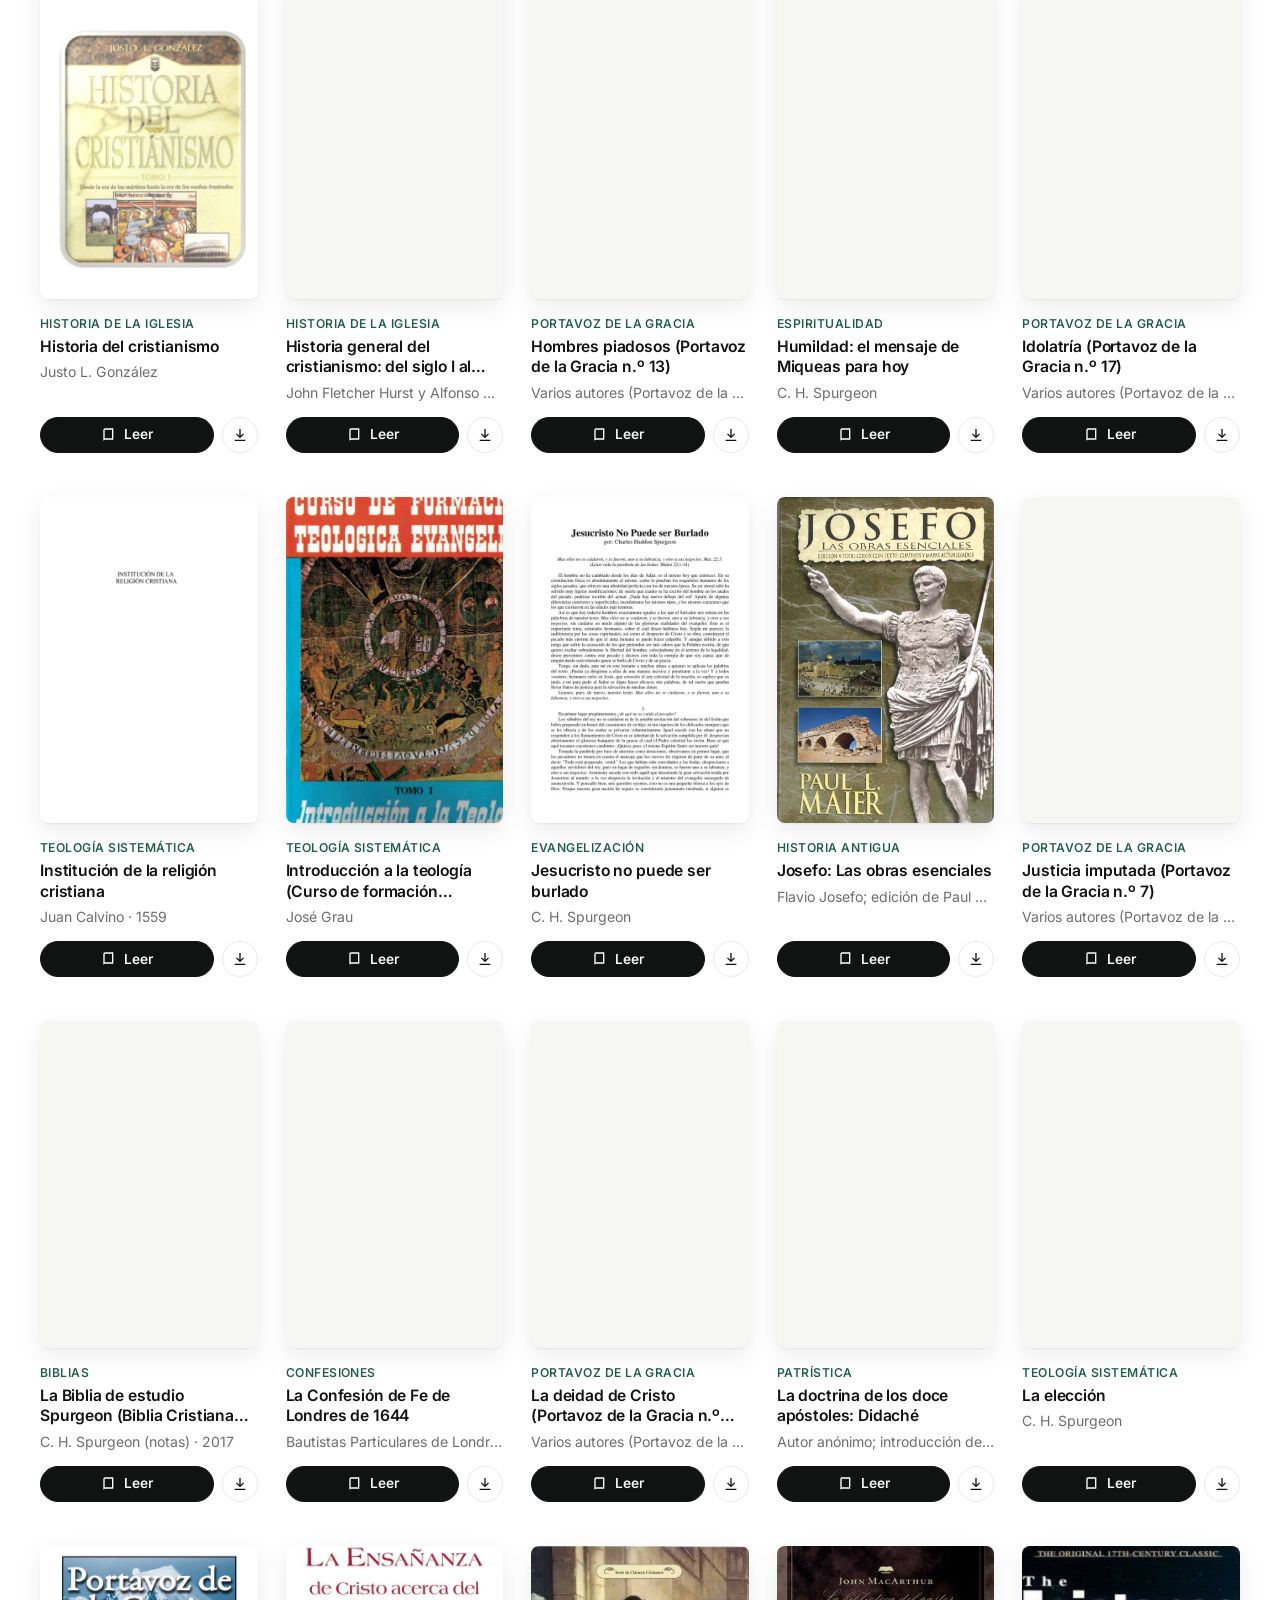
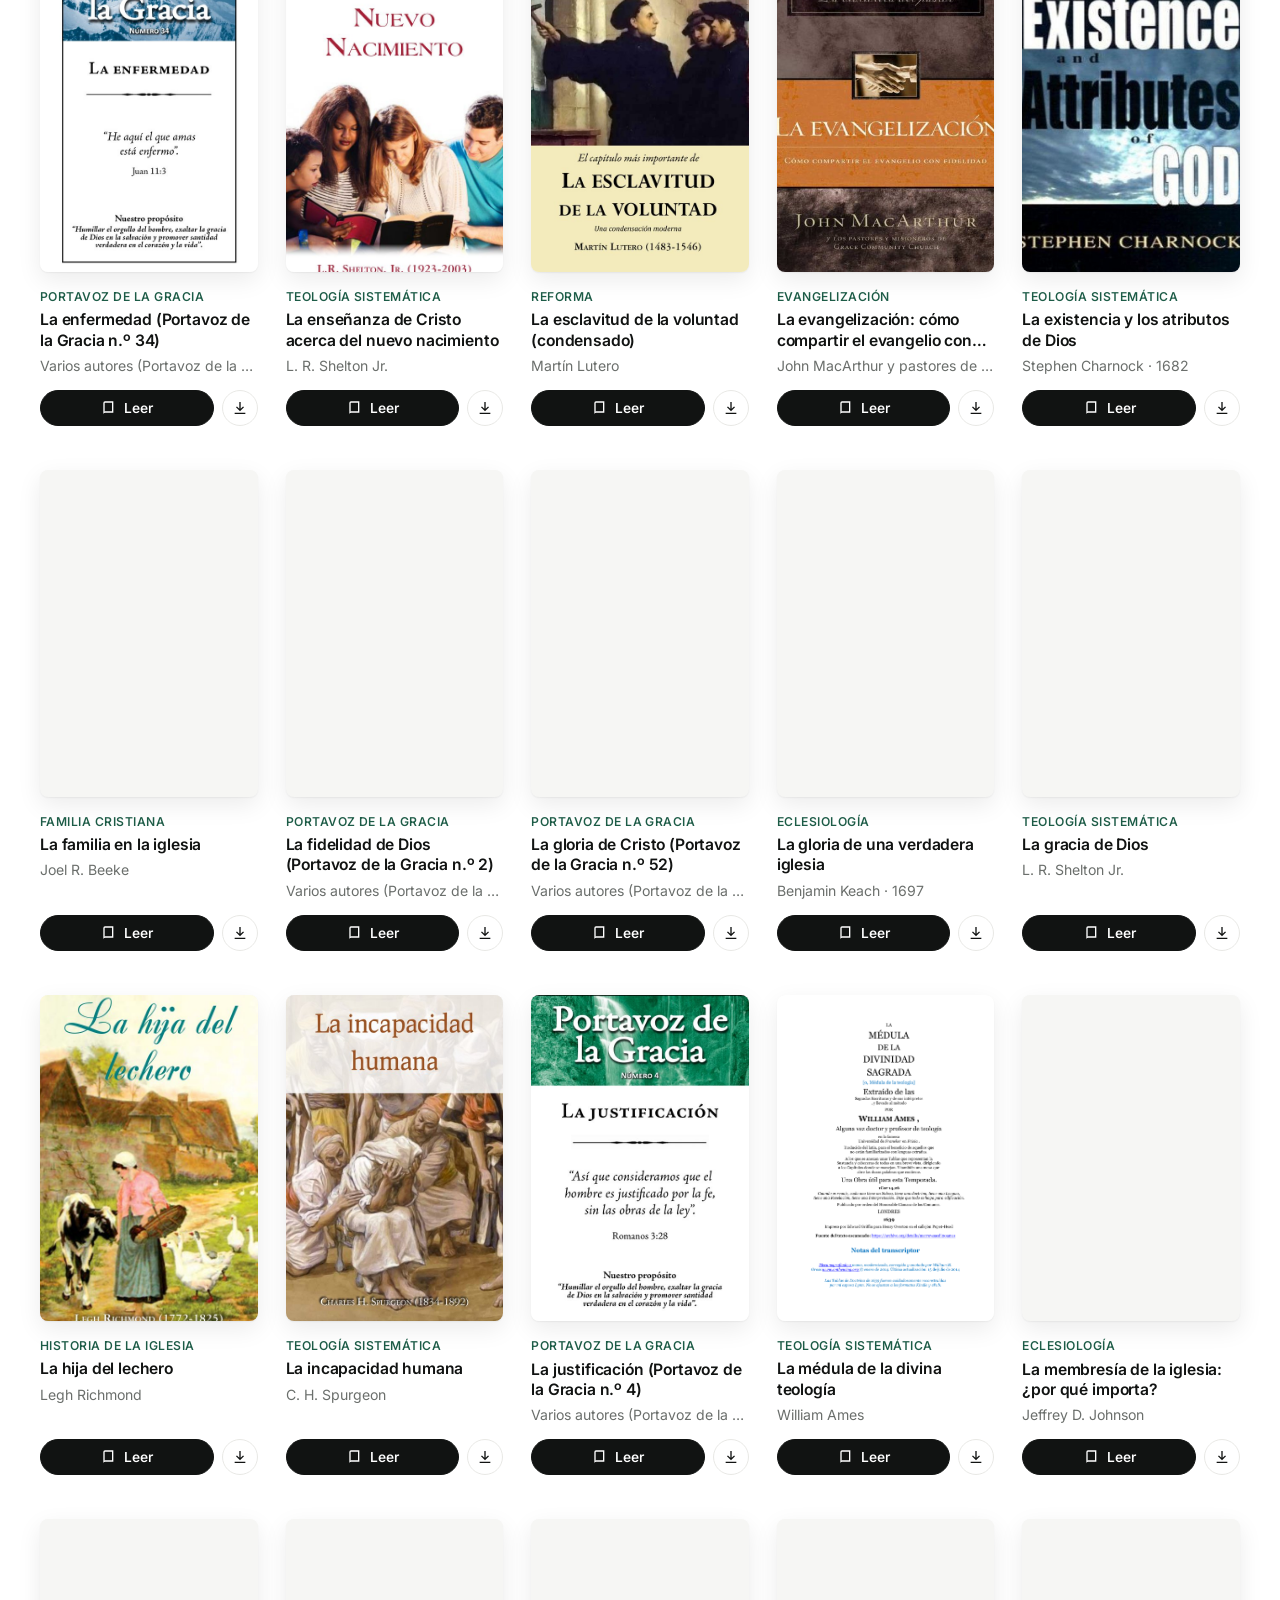
<file: docs/index.html>
<!doctype html>
<html lang="es">
<head>
  <meta charset="utf-8" />
  <meta name="viewport" content="width=device-width,initial-scale=1" />
  <title>Biblioteca Somos Uno</title>
  <meta name="description" content="Misión Bautista Reformada Ibarra “Somos Uno”: biblioteca bautista reformada, horarios de culto y cómo encontrarnos en Ibarra, Ecuador." />
  <link rel="preconnect" href="https://fonts.googleapis.com" />
  <link rel="preconnect" href="https://fonts.gstatic.com" crossorigin />
  <link href="https://fonts.googleapis.com/css2?family=Inter:wght@400;450;500;550;600;650;700&display=swap" rel="stylesheet" />
    <link rel="icon" type="image/png" href="img/favicon.png" />
  <link rel="apple-touch-icon" href="img/favicon.png" />
  <link rel="stylesheet" href="styles.css" />
  <style>
    /* ---------- Hero ---------- */
    .hero {
      padding: 72px 0 40px;
      text-align: center;
    }

    .kicker {
      display: inline-flex;
      align-items: center;
      gap: 8px;
      padding: 6px 12px;
      border-radius: 999px;
      background: var(--accent-soft);
      color: var(--accent);
      font-size: 0.82rem;
      font-weight: 550;
    }

    .hero h1 {
      margin: 20px auto 0;
      max-width: 14ch;
      font-size: clamp(2.4rem, 6vw, 4.2rem);
      line-height: 1.04;
      font-weight: 650;
      letter-spacing: -0.035em;
    }

    .hero p {
      margin: 18px auto 0;
      max-width: 52ch;
      color: var(--muted);
      font-size: 1.08rem;
    }

    .search {
      display: block;
      position: relative;
      max-width: 620px;
      margin: 36px auto 0;
    }

    .search svg {
      position: absolute;
      left: 20px;
      top: 50%;
      transform: translateY(-50%);
      color: var(--faint);
      pointer-events: none;
    }

    .search input {
      width: 100%;
      height: 58px;
      padding: 0 64px 0 52px;
      border: 1px solid var(--line);
      border-radius: 999px;
      background: var(--bg);
      font-size: 1rem;
      outline: none;
      box-shadow: 0 1px 2px rgba(17, 19, 18, 0.04), 0 8px 28px rgba(17, 19, 18, 0.06);
      transition: border-color 150ms ease, box-shadow 150ms ease;
    }

    .search input:focus {
      border-color: var(--accent);
      box-shadow: 0 0 0 4px var(--accent-soft), 0 8px 28px rgba(17, 19, 18, 0.06);
    }

    .search kbd {
      position: absolute;
      right: 18px;
      top: 50%;
      transform: translateY(-50%);
      padding: 2px 8px;
      border: 1px solid var(--line);
      border-radius: 6px;
      color: var(--faint);
      font: 500 0.78rem var(--font);
      pointer-events: none;
    }

    .search input:focus + kbd,
    .search input:not(:placeholder-shown) + kbd { display: none; }

    .stats {
      display: flex;
      justify-content: center;
      flex-wrap: wrap;
      gap: 8px 28px;
      margin-top: 28px;
      color: var(--muted);
      font-size: 0.92rem;
    }

    .stats strong { color: var(--ink); font-weight: 600; }

    /* ---------- Toolbar ---------- */
    .toolbar {
      position: sticky;
      top: 64px;
      z-index: 30;
      display: flex;
      align-items: center;
      gap: 12px;
      padding: 12px 0;
      background: rgba(255, 255, 255, 0.92);
      backdrop-filter: blur(14px);
      -webkit-backdrop-filter: blur(14px);
    }

    .chips {
      flex: 1;
      min-width: 0;
      display: flex;
      gap: 8px;
      overflow-x: auto;
      scrollbar-width: none;
      mask-image: linear-gradient(to right, #000 calc(100% - 32px), transparent);
      -webkit-mask-image: linear-gradient(to right, #000 calc(100% - 32px), transparent);
      padding-right: 32px;
    }

    .chips::-webkit-scrollbar { display: none; }

    .chip {
      flex: 0 0 auto;
      height: 36px;
      padding: 0 14px;
      border: 1px solid var(--line);
      border-radius: 999px;
      background: var(--bg);
      color: var(--muted);
      font-size: 0.88rem;
      font-weight: 500;
      transition: background 150ms ease, color 150ms ease, border-color 150ms ease;
    }

    .chip span { color: var(--faint); margin-left: 4px; font-weight: 450; }
    .chip:hover { color: var(--ink); border-color: #d6d6d2; }
    .chip.is-active { background: var(--ink); border-color: var(--ink); color: #fff; }
    .chip.is-active span { color: rgba(255, 255, 255, 0.6); }

    .sort {
      flex: 0 0 auto;
      height: 36px;
      padding: 0 32px 0 14px;
      border: 1px solid var(--line);
      border-radius: 999px;
      background: var(--bg) url("data:image/svg+xml,%3Csvg xmlns='http://www.w3.org/2000/svg' width='12' height='12' viewBox='0 0 24 24'%3E%3Cpath fill='%236b6f6c' d='M7 10l5 5 5-5z'/%3E%3C/svg%3E") no-repeat right 12px center;
      appearance: none;
      color: var(--muted);
      font-size: 0.88rem;
      font-weight: 500;
      outline: none;
    }

    .result-line {
      margin: 20px 0 24px;
      color: var(--muted);
      font-size: 0.9rem;
    }

    /* ---------- Grid ---------- */
    .grid {
      display: grid;
      grid-template-columns: repeat(auto-fill, minmax(180px, 1fr));
      gap: 44px 28px;
    }

    .book { display: flex; flex-direction: column; min-width: 0; }

    .cover {
      position: relative;
      aspect-ratio: 2 / 3;
      border-radius: var(--radius-sm);
      overflow: hidden;
      background: var(--surface);
      box-shadow: var(--shadow-cover);
      transition: transform 220ms ease, box-shadow 220ms ease;
    }

    .cover img {
      width: 100%;
      height: 100%;
      object-fit: cover;
    }

    .cover-fallback {
      position: absolute;
      inset: 0;
      display: grid;
      place-items: center;
      padding: 18px;
      text-align: center;
      font-weight: 600;
      line-height: 1.25;
      color: var(--muted);
    }

    .book:hover .cover {
      transform: translateY(-4px);
      box-shadow: var(--shadow-cover-hover);
    }

    .book-cat {
      margin-top: 16px;
      color: var(--accent);
      font-size: 0.76rem;
      font-weight: 550;
      text-transform: uppercase;
      letter-spacing: 0.04em;
    }

    .book-title {
      margin: 4px 0 0;
      font-size: 0.98rem;
      font-weight: 600;
      line-height: 1.3;
      letter-spacing: -0.01em;
      display: -webkit-box;
      -webkit-line-clamp: 2;
      -webkit-box-orient: vertical;
      overflow: hidden;
    }

    .book-title a:hover { text-decoration: underline; text-underline-offset: 3px; }

    .book-author {
      margin: 4px 0 0;
      color: var(--muted);
      font-size: 0.88rem;
      white-space: nowrap;
      overflow: hidden;
      text-overflow: ellipsis;
    }

    .book-actions {
      display: flex;
      gap: 8px;
      margin-top: auto;
      padding-top: 14px;
    }

    .book-actions .btn { height: 36px; font-size: 0.86rem; }
    .book-actions .btn.primary { flex: 1; }
    .book-actions .btn.icon { width: 36px; }

    .empty {
      display: none;
      padding: 72px 16px;
      text-align: center;
      color: var(--muted);
    }

    .empty strong { display: block; color: var(--ink); font-size: 1.1rem; font-weight: 600; margin-bottom: 6px; }
    .empty.is-visible { display: block; }

    /* ---------- Gallery teaser ---------- */
    .teaser {
      margin-top: 96px;
      display: grid;
      grid-template-columns: 1fr 1.2fr;
      gap: 40px;
      align-items: center;
      padding: 40px;
      border-radius: 20px;
      background: var(--surface);
    }

    .teaser h2 {
      margin: 0;
      font-size: clamp(1.5rem, 3vw, 2.1rem);
      font-weight: 650;
      letter-spacing: -0.025em;
      line-height: 1.15;
    }

    .teaser p { margin: 12px 0 24px; color: var(--muted); }

    .teaser-photos {
      display: grid;
      grid-template-columns: repeat(3, 1fr);
      gap: 10px;
    }

    .teaser-photos img {
      width: 100%;
      aspect-ratio: 4 / 5;
      object-fit: cover;
      border-radius: var(--radius-sm);
    }

    .teaser-photos img:nth-child(2) { transform: translateY(-14px); }

    /* ---------- Visítanos ---------- */
    .visit { margin-top: 96px; scroll-margin-top: 80px; }

    .visit-head { text-align: center; margin-bottom: 32px; }

    .visit-head h2 {
      margin: 14px 0 0;
      font-size: clamp(1.8rem, 4vw, 2.6rem);
      font-weight: 650;
      letter-spacing: -0.03em;
      line-height: 1.1;
    }

    .visit-head p { margin: 12px auto 0; max-width: 48ch; color: var(--muted); }

    .visit-grid {
      display: grid;
      grid-template-columns: repeat(4, minmax(0, 1fr));
      gap: 16px;
    }

    .visit-card.contact {
      grid-column: 1 / -1;
      display: grid;
      grid-template-columns: minmax(0, 1fr) minmax(260px, 380px);
      align-items: center;
      gap: 16px 40px;
    }

    .contact-actions { display: flex; flex-direction: column; }
    .contact-actions .map-btn { margin-top: 0; }
    .contact-actions .visit-actions { margin-top: 0; padding-top: 8px; }

    .visit-card {
      display: flex;
      flex-direction: column;
      padding: 28px;
      border: 1px solid var(--line);
      border-radius: 20px;
      background: var(--bg);
    }

    .visit-card.featured { background: var(--ink); border-color: var(--ink); color: #fff; }

    .visit-label {
      display: flex;
      align-items: center;
      gap: 8px;
      color: var(--accent);
      font-size: 0.78rem;
      font-weight: 600;
      text-transform: uppercase;
      letter-spacing: 0.05em;
    }

    .visit-card.featured .visit-label { color: #9fd3bf; }

    .visit-card h3 {
      margin: 10px 0 20px;
      font-size: 1.3rem;
      font-weight: 650;
      letter-spacing: -0.02em;
    }

    .times { display: grid; gap: 14px; margin: 0; padding: 0; list-style: none; }

    .times li {
      display: grid;
      grid-template-columns: 92px 1fr;
      align-items: baseline;
      gap: 12px;
      padding-bottom: 14px;
      border-bottom: 1px solid var(--line);
    }

    .times li:last-child { border-bottom: 0; padding-bottom: 0; }
    .visit-card.featured .times li { border-color: rgba(255, 255, 255, 0.14); }

    .times strong {
      font-size: 1.35rem;
      font-weight: 650;
      letter-spacing: -0.02em;
      font-variant-numeric: tabular-nums;
      white-space: nowrap;
    }

    .times strong small { font-size: 0.75rem; font-weight: 550; margin-left: 2px; }
    .times span { color: var(--muted); }
    .visit-card.featured .times span { color: rgba(255, 255, 255, 0.72); }
    .mode {
      display: inline-block;
      margin-left: 4px;
      padding: 1px 8px;
      border-radius: 999px;
      background: var(--accent-soft);
      color: var(--accent);
      font-size: 0.72rem;
      font-style: normal;
      font-weight: 600;
      vertical-align: 2px;
      white-space: nowrap;
    }
    .visit-card.featured .mode { background: rgba(159, 211, 191, 0.16); color: #9fd3bf; }

    .visit-note { margin: auto 0 0; padding-top: 20px; color: var(--muted); font-size: 0.9rem; }
    .visit-card.featured .visit-note { color: rgba(255, 255, 255, 0.6); }

    .phone {
      display: block;
      margin: 0 0 4px;
      font-size: 1.5rem;
      font-weight: 650;
      letter-spacing: -0.02em;
      font-variant-numeric: tabular-nums;
    }

    .place { margin: -14px 0 16px; color: var(--muted); }
    .visit-card .phone { margin-bottom: 0; }
    .map-btn { margin-top: 16px; }

    .visit-actions { display: flex; flex-wrap: wrap; gap: 8px; margin-top: auto; padding-top: 22px; }
    .visit-actions .btn { flex: 1; }
    .btn.whatsapp { background: #1f8f4e; border-color: #1f8f4e; color: #fff; }
    .btn.whatsapp:hover:not(:disabled) { background: #187a41; border-color: #187a41; }

    @media (max-width: 980px) {
      .visit-grid { grid-template-columns: 1fr 1fr; }
    }

    @media (max-width: 760px) {
      .visit { margin-top: 64px; }
      .visit-grid { grid-template-columns: 1fr; }
      .visit-card { padding: 22px; }
      .visit-card.contact { grid-template-columns: 1fr; }
    }

    @media (max-width: 760px) {
      .hero { padding: 40px 0 28px; }
      .grid { grid-template-columns: repeat(2, minmax(0, 1fr)); gap: 32px 16px; }
      .book-actions .btn.primary span { display: none; }
      .teaser { grid-template-columns: 1fr; padding: 24px; gap: 24px; margin-top: 64px; }
      .sort { max-width: 120px; }
      .search kbd { display: none; }
    }
  </style>
</head>
<body>
  <header class="topbar" id="topbar">
    <div class="shell">
      <a class="brand" href="index.html">
        <img class="brand-logo" src="img/logo-mark.png" alt="Somos Uno" width="69" height="44" />
        <span>Misión Bautista Reformada<small>Ibarra, Ecuador</small></span>
      </a>
      <nav class="nav" aria-label="Navegación principal">
        <a href="index.html" aria-current="page">Biblioteca</a>
        <a href="gallery.html">Galería</a>
        <a href="#visitanos">Visítanos</a>
      </nav>
    </div>
  </header>

  <main class="shell">
    <section class="hero fade-in">
      <span class="kicker">Misión Bautista Reformada Ibarra “Somos&nbsp;Uno”</span>
      <h1>Lee, estudia y crece en la fe.</h1>
      <p>Confesiones, teología, historia de la iglesia y vida cristiana, disponibles para leer en línea o descargar.</p>

      <label class="search">
        <svg width="20" height="20" viewBox="0 0 24 24" aria-hidden="true"><path fill="currentColor" d="m20.7 19.3-4-4A7.6 7.6 0 1 0 15.3 17l4 4 1.4-1.7ZM5 10.5a5.5 5.5 0 1 1 11 0 5.5 5.5 0 0 1-11 0Z"/></svg>
        <input id="search" type="search" autocomplete="off" placeholder="Buscar por título, autor o tema" aria-label="Buscar libros" />
        <kbd>/</kbd>
      </label>

      <div class="stats" aria-label="Resumen de la biblioteca">
        <span><strong id="stat-books">–</strong> libros</span>
        <span><strong id="stat-categories">–</strong> categorías</span>
        <span><strong id="stat-authors">–</strong> autores</span>
      </div>
    </section>

    <section id="catalogo" aria-label="Catálogo">
      <div class="toolbar">
        <div id="chips" class="chips" role="toolbar" aria-label="Filtrar por categoría"></div>
        <select id="sort" class="sort" aria-label="Ordenar">
          <option value="title">Título</option>
          <option value="author">Autor</option>
          <option value="year">Año</option>
        </select>
      </div>

      <p id="result-line" class="result-line" aria-live="polite"></p>
      <div id="list" class="grid"></div>
      <div id="empty" class="empty">
        <strong>No encontramos libros</strong>
        Prueba con otro título, autor o categoría.
      </div>
    </section>

    <section id="visitanos" class="visit" aria-labelledby="visit-title">
      <div class="visit-head">
        <span class="kicker">Te esperamos</span>
        <h2 id="visit-title">Dónde y cuándo encontrarnos</h2>
        <p>Acompáñanos a adorar a Dios y a estudiar su Palabra junto a la <strong>Misión Bautista Reformada Ibarra “Somos Uno”</strong>.</p>
      </div>

      <div class="visit-grid">
        <article class="visit-card featured">
          <span class="visit-label">
            <svg width="16" height="16" viewBox="0 0 24 24" aria-hidden="true"><path fill="currentColor" d="M7 2h2v2h6V2h2v2h3a1 1 0 0 1 1 1v15a1 1 0 0 1-1 1H4a1 1 0 0 1-1-1V5a1 1 0 0 1 1-1h3V2Zm12 8H5v9h14v-9ZM5 6v2h14V6H5Z"/></svg>
            Domingos · Presencial
          </span>
          <h3>Día del Señor</h3>
          <ul class="times">
            <li><strong>6:00<small>AM</small></strong><span>Oración de hombres <em class="mode">En línea</em></span></li>
            <li><strong>9:00<small>AM</small></strong><span>Escuela Bíblica</span></li>
            <li><strong>10:30<small>AM</small></strong><span>Culto de Adoración</span></li>
          </ul>
          <p class="visit-note">Tobías Mena y Miguel Albán Páliz.</p>
        </article>

        <article class="visit-card">
          <span class="visit-label">
            <svg width="16" height="16" viewBox="0 0 24 24" aria-hidden="true"><path fill="currentColor" d="M4 6a2 2 0 0 1 2-2h9a2 2 0 0 1 2 2v2.4l4-2.4v12l-4-2.4V18a2 2 0 0 1-2 2H6a2 2 0 0 1-2-2V6Zm2 0v12h9V6H6Z"/></svg>
            Miércoles · Zoom
          </span>
          <h3>Reunión de oración</h3>
          <ul class="times">
            <li><strong>7:00<small>PM</small></strong><span>Oración en línea por Zoom</span></li>
          </ul>
          <p class="visit-note">Escríbenos por WhatsApp y te enviamos el enlace de la reunión.</p>
        </article>

        <article class="visit-card">
          <span class="visit-label">
            <svg width="16" height="16" viewBox="0 0 24 24" aria-hidden="true"><path fill="currentColor" d="M9 4a4 4 0 1 1 0 8 4 4 0 0 1 0-8Zm0 2a2 2 0 1 0 0 4 2 2 0 0 0 0-4Zm8 1a3 3 0 1 1 0 6 3 3 0 0 1 0-6Zm0 2a1 1 0 1 0 0 2 1 1 0 0 0 0-2ZM9 13c3.3 0 6 1.6 6 4v3H3v-3c0-2.4 2.7-4 6-4Zm0 2c-2.4 0-4 1.1-4 2v1h8v-1c0-.9-1.6-2-4-2Zm8-1c2.6 0 4 1.4 4 3v3h-4v-2h2v-1c0-.6-.8-1-2-1h-.3a5 5 0 0 0-1-1.8c.4-.1.8-.2 1.3-.2Z"/></svg>
            Viernes · Presencial
          </span>
          <h3>Reunión de hombres</h3>
          <ul class="times">
            <li><strong>7:30<small>PM</small></strong><span>En la iglesia, Ibarra</span></li>
          </ul>
          <p class="visit-note">Tobías Mena y Miguel Albán Páliz.</p>
        </article>

        <article class="visit-card">
          <span class="visit-label">
            <svg width="16" height="16" viewBox="0 0 24 24" aria-hidden="true"><path fill="currentColor" d="M9 4a4 4 0 1 1 0 8 4 4 0 0 1 0-8Zm0 2a2 2 0 1 0 0 4 2 2 0 0 0 0-4Zm8 1a3 3 0 1 1 0 6 3 3 0 0 1 0-6Zm0 2a1 1 0 1 0 0 2 1 1 0 0 0 0-2ZM9 13c3.3 0 6 1.6 6 4v3H3v-3c0-2.4 2.7-4 6-4Zm0 2c-2.4 0-4 1.1-4 2v1h8v-1c0-.9-1.6-2-4-2Zm8-1c2.6 0 4 1.4 4 3v3h-4v-2h2v-1c0-.6-.8-1-2-1h-.3a5 5 0 0 0-1-1.8c.4-.1.8-.2 1.3-.2Z"/></svg>
            Sábados · Presencial
          </span>
          <h3>Reunión de mujeres</h3>
          <ul class="times">
            <li><strong>3:00<small>PM</small></strong><span>En la iglesia, Ibarra</span></li>
          </ul>
          <p class="visit-note">Tobías Mena y Miguel Albán Páliz.</p>
        </article>

        <article class="visit-card contact">
          <div>
          <span class="visit-label">
            <svg width="16" height="16" viewBox="0 0 24 24" aria-hidden="true"><path fill="currentColor" d="M12 2a7 7 0 0 1 7 7c0 5.2-7 13-7 13S5 14.2 5 9a7 7 0 0 1 7-7Zm0 2a5 5 0 0 0-5 5c0 3.2 3.4 8 5 10 1.6-2 5-6.8 5-10a5 5 0 0 0-5-5Zm0 2.5a2.5 2.5 0 1 1 0 5 2.5 2.5 0 0 1 0-5Z"/></svg>
            Dónde encontrarnos
          </span>
          <h3>Tobías Mena y Miguel Albán Páliz</h3>
          <p class="place">Ibarra, Imbabura, Ecuador</p>
          <a class="phone" href="tel:+593960935198">096 093 5198</a>
          </div>
          <div class="contact-actions">
          <a class="btn map-btn" href="https://www.google.com/maps/search/?api=1&amp;query=Tob%C3%ADas%20Mena%20y%20Miguel%20Alb%C3%A1n%20P%C3%A1liz%2C%20Ibarra%2C%20Ecuador" target="_blank" rel="noopener">
            <svg width="16" height="16" viewBox="0 0 24 24" aria-hidden="true"><path fill="currentColor" d="M12 2a7 7 0 0 1 7 7c0 5.2-7 13-7 13S5 14.2 5 9a7 7 0 0 1 7-7Zm0 2a5 5 0 0 0-5 5c0 3.2 3.4 8 5 10 1.6-2 5-6.8 5-10a5 5 0 0 0-5-5Zm0 2.5a2.5 2.5 0 1 1 0 5 2.5 2.5 0 0 1 0-5Z"/></svg>
            Cómo llegar
          </a>
          <div class="visit-actions">
            <a class="btn whatsapp" href="https://wa.me/593960935198?text=Hola%2C%20quisiera%20informaci%C3%B3n%20sobre%20la%20Misi%C3%B3n%20Bautista%20Reformada%20Ibarra%20%E2%80%9CSomos%20Uno%E2%80%9D." target="_blank" rel="noopener">
              <svg width="16" height="16" viewBox="0 0 24 24" aria-hidden="true"><path fill="currentColor" d="M12 2a10 10 0 0 0-8.6 15.1L2 22l5-1.3A10 10 0 1 0 12 2Zm0 2a8 8 0 1 1-4.1 14.9l-.3-.2-2.8.7.8-2.7-.2-.3A8 8 0 0 1 12 4Zm-3.3 4c-.2 0-.5 0-.7.3-.3.3-.9.9-.9 2.2s1 2.6 1.1 2.7c.1.2 1.9 3 4.7 4.1 2.3.9 2.8.7 3.3.7.5-.1 1.6-.7 1.8-1.3.2-.6.2-1.2.2-1.3-.1-.1-.3-.2-.6-.3l-1.8-.9c-.3-.1-.5-.1-.7.1l-.8 1c-.1.2-.3.2-.6.1-.3-.1-1.1-.4-2.1-1.3-.8-.7-1.3-1.5-1.4-1.8-.2-.3 0-.4.1-.6l.4-.5.3-.5v-.5l-.8-2c-.2-.5-.4-.5-.6-.5h-.5Z"/></svg>
              WhatsApp
            </a>
            <a class="btn" href="tel:+593960935198">
              <svg width="16" height="16" viewBox="0 0 24 24" aria-hidden="true"><path fill="currentColor" d="M6.6 2.5 9.3 5a1.5 1.5 0 0 1 .1 2.1L8 8.6a12 12 0 0 0 7.4 7.4l1.5-1.4a1.5 1.5 0 0 1 2.1.1l2.5 2.7a1.5 1.5 0 0 1 0 2.1l-1.4 1.4c-1 1-2.5 1.4-3.9.9A20 20 0 0 1 3.2 8.8c-.5-1.4-.1-2.9.9-3.9l1.4-1.4a1.5 1.5 0 0 1 2.1 0Z"/></svg>
              Llamar
            </a>
          </div>
          </div>
        </article>
      </div>
    </section>

    <section class="teaser" aria-label="Galería">
      <div>
        <h2>Una biblioteca con rostro de comunidad</h2>
        <p>Momentos de la vida de la iglesia que acompañan nuestra lectura.</p>
        <a class="btn" href="gallery.html">Ver galería
          <svg width="16" height="16" viewBox="0 0 24 24" aria-hidden="true"><path fill="currentColor" d="m13.3 5.3 6 6a1 1 0 0 1 0 1.4l-6 6-1.4-1.4 4.3-4.3H5v-2h11.2l-4.3-4.3 1.4-1.4Z"/></svg>
        </a>
      </div>
      <div class="teaser-photos">
        <img src="gallery/photo1.jpg" alt="" loading="lazy" />
        <img src="gallery/photo2.jpg" alt="" loading="lazy" />
        <img src="gallery/photo3.jpg" alt="" loading="lazy" />
      </div>
    </section>
  </main>

  <footer class="shell site-footer">
    <img class="footer-logo" src="img/logo.png" alt="Somos Uno · Misión Bautista Reformada" width="109" height="88" loading="lazy" />
    <span>Misión Bautista Reformada Ibarra <strong>“Somos Uno”</strong> · Para la gloria de Dios y la edificación de su iglesia.</span>
    <span><a href="tel:+593960935198">096 093 5198</a> · Hecho con ♥ por <strong>D.R</strong></span>
  </footer>

  <script>
    const state = { books: [], query: '', category: '', sort: 'title' };

    const $ = id => document.getElementById(id);
    const list = $('list');
    const empty = $('empty');
    const resultLine = $('result-line');
    const search = $('search');
    const sort = $('sort');
    const chips = $('chips');

    const ICON_READ = '<svg width="16" height="16" viewBox="0 0 24 24" aria-hidden="true"><path fill="currentColor" d="M5 4.5A2.5 2.5 0 0 1 7.5 2H20v17H7.5A2.5 2.5 0 0 0 5 21.5v-17Zm2.5-.5a.5.5 0 0 0-.5.5v13c.2 0 .3-.5.5-.5H18V4H7.5Z"/></svg>';
    const ICON_DOWNLOAD = '<svg width="16" height="16" viewBox="0 0 24 24" aria-hidden="true"><path fill="currentColor" d="M11 3h2v10.2l3.6-3.6 1.4 1.4-6 6-6-6 1.4-1.4 3.6 3.6V3ZM4 19h16v2H4v-2Z"/></svg>';

    function normalize(value) {
      return String(value || '').toLocaleLowerCase('es').normalize('NFD').replace(/[̀-ͯ]/g, '');
    }

    function matches(book) {
      const haystack = normalize([book.title, book.author, book.category, book.year, book.description, ...(book.tags || [])].join(' '));
      const terms = normalize(state.query).split(/\s+/).filter(Boolean);
      return terms.every(term => haystack.includes(term)) &&
        (!state.category || book.category === state.category);
    }

    function compare(a, b) {
      if (state.sort === 'year') {
        return Number(b.year || 0) - Number(a.year || 0) || a.title.localeCompare(b.title, 'es');
      }
      return String(a[state.sort] || '').localeCompare(String(b[state.sort] || ''), 'es');
    }

    function fileName(path) {
      return String(path).split('/').pop();
    }

    function el(tag, className, text) {
      const node = document.createElement(tag);
      if (className) node.className = className;
      if (text != null) node.textContent = text;
      return node;
    }

    function createCard(book, index) {
      const href = `viewer.html?id=${encodeURIComponent(book.id)}`;
      const card = el('article', 'book fade-in');
      card.style.animationDelay = `${Math.min(index, 11) * 30}ms`;

      const cover = el('a', 'cover');
      cover.href = href;
      cover.setAttribute('aria-label', `Leer ${book.title}`);
      const fallback = () => cover.replaceChildren(el('span', 'cover-fallback', book.title));
      if (book.cover) {
        const img = new Image();
        img.src = book.cover;
        img.alt = '';
        img.loading = 'lazy';
        img.decoding = 'async';
        img.onerror = fallback;
        cover.append(img);
      } else {
        fallback();
      }

      const category = el('div', 'book-cat', book.category || 'General');
      const title = el('h3', 'book-title');
      const titleLink = el('a', '', book.title);
      titleLink.href = href;
      titleLink.title = book.description || book.title;
      title.append(titleLink);
      const author = el('p', 'book-author', [book.author, book.year].filter(Boolean).join(' · ') || 'Autor no registrado');

      const actions = el('div', 'book-actions');
      const read = el('a', 'btn primary');
      read.href = href;
      read.innerHTML = `${ICON_READ}<span>Leer</span>`;
      const download = el('a', 'btn icon');
      download.href = book.file;
      download.download = fileName(book.file);
      download.title = 'Descargar PDF';
      download.setAttribute('aria-label', `Descargar ${book.title}`);
      download.innerHTML = ICON_DOWNLOAD;
      actions.append(read, download);

      card.append(cover, category, title, author, actions);
      return card;
    }

    function render() {
      const books = state.books.filter(matches).sort(compare);
      list.replaceChildren(...books.map(createCard));
      empty.classList.toggle('is-visible', books.length === 0);
      const scope = state.category ? ` en ${state.category}` : '';
      resultLine.textContent = `${books.length} ${books.length === 1 ? 'libro' : 'libros'}${scope}`;
      for (const chip of chips.children) {
        chip.classList.toggle('is-active', chip.dataset.category === state.category);
        chip.setAttribute('aria-pressed', chip.dataset.category === state.category);
      }
    }

    function buildChips() {
      const counts = new Map();
      for (const book of state.books) {
        if (book.category) counts.set(book.category, (counts.get(book.category) || 0) + 1);
      }
      const entries = [['', state.books.length], ...[...counts].sort((a, b) => b[1] - a[1] || a[0].localeCompare(b[0], 'es'))];
      for (const [name, count] of entries) {
        const chip = el('button', 'chip', name || 'Todos');
        chip.type = 'button';
        chip.dataset.category = name;
        chip.append(el('span', '', count));
        chip.addEventListener('click', () => {
          state.category = name;
          render();
          const top = $('catalogo').getBoundingClientRect().top + scrollY - 64;
          if (scrollY > top) scrollTo({ top, behavior: 'smooth' });
        });
        chips.append(chip);
      }
    }

    function updateStats() {
      $('stat-books').textContent = state.books.length;
      $('stat-categories').textContent = new Set(state.books.map(b => b.category).filter(Boolean)).size;
      $('stat-authors').textContent = new Set(state.books.map(b => b.author).filter(Boolean)).size;
    }

    async function load() {
      try {
        const response = await fetch('books.json', { cache: 'no-store' });
        if (!response.ok) throw new Error('No se pudo cargar el catálogo.');
        state.books = await response.json();
        buildChips();
        updateStats();
        render();
      } catch (error) {
        empty.innerHTML = '';
        empty.append(el('strong', '', 'No se pudo cargar el catálogo'), error.message);
        empty.classList.add('is-visible');
      }
    }

    search.addEventListener('input', () => { state.query = search.value.trim(); render(); });
    sort.addEventListener('change', () => { state.sort = sort.value; render(); });

    document.addEventListener('keydown', event => {
      if (event.key === '/' && document.activeElement !== search) {
        event.preventDefault();
        search.focus();
      }
    });

    const topbar = $('topbar');
    addEventListener('scroll', () => topbar.classList.toggle('is-scrolled', scrollY > 8), { passive: true });

    load();
  </script>
</body>
</html>
</file>
<file: docs/styles.css>
/* Biblioteca Somos Uno — estilo compartido (claro minimalista) */
:root {
  color-scheme: light;
  --bg: #ffffff;
  --surface: #f6f6f4;
  --surface-2: #efefec;
  --ink: #111312;
  --muted: #6b6f6c;
  --faint: #9a9e9b;
  --line: #e8e8e5;
  --accent: #1d5c47;
  --accent-ink: #ffffff;
  --accent-soft: #e8f1ed;
  --radius: 12px;
  --radius-sm: 8px;
  --shadow-cover: 0 1px 2px rgba(17, 19, 18, 0.06), 0 8px 24px rgba(17, 19, 18, 0.08);
  --shadow-cover-hover: 0 2px 4px rgba(17, 19, 18, 0.08), 0 18px 40px rgba(17, 19, 18, 0.14);
  --font: "Inter", ui-sans-serif, system-ui, -apple-system, "Segoe UI", Roboto, sans-serif;
}

* { box-sizing: border-box; }

html { scroll-behavior: smooth; }

body {
  margin: 0;
  min-height: 100vh;
  font-family: var(--font);
  font-size: 16px;
  line-height: 1.5;
  background: var(--bg);
  color: var(--ink);
  -webkit-font-smoothing: antialiased;
}

a { color: inherit; text-decoration: none; }
button, input, select { font: inherit; color: inherit; }
button, select { cursor: pointer; }
img { display: block; max-width: 100%; }
[hidden] { display: none !important; }

:focus-visible {
  outline: 2px solid var(--accent);
  outline-offset: 2px;
}

.shell {
  width: min(1200px, 100% - 32px);
  margin-inline: auto;
}

/* ---------- Header ---------- */
.topbar {
  position: sticky;
  top: 0;
  z-index: 40;
  background: rgba(255, 255, 255, 0.86);
  backdrop-filter: saturate(180%) blur(14px);
  -webkit-backdrop-filter: saturate(180%) blur(14px);
  border-bottom: 1px solid transparent;
  transition: border-color 200ms ease;
}

.topbar.is-scrolled { border-bottom-color: var(--line); }

.topbar .shell {
  height: 64px;
  display: flex;
  align-items: center;
  justify-content: space-between;
  gap: 16px;
}

.brand {
  display: flex;
  align-items: center;
  gap: 10px;
  font-weight: 650;
  letter-spacing: -0.01em;
  min-width: 0;
}

.brand-logo {
  height: 44px;
  width: auto;
  flex: 0 0 auto;
}

.brand small {
  display: block;
  color: var(--muted);
  font-weight: 450;
  font-size: 0.78rem;
  line-height: 1.2;
}

.brand > span:last-child { display: block; line-height: 1.2; white-space: nowrap; overflow: hidden; text-overflow: ellipsis; }

.nav { display: flex; gap: 4px; }

.nav a {
  padding: 8px 12px;
  border-radius: 999px;
  color: var(--muted);
  font-size: 0.92rem;
  font-weight: 500;
  transition: background 150ms ease, color 150ms ease;
}

.nav a:hover { background: var(--surface); color: var(--ink); }
.nav a[aria-current="page"] { color: var(--ink); background: var(--surface); }

/* ---------- Buttons ---------- */
.btn {
  display: inline-flex;
  align-items: center;
  justify-content: center;
  gap: 8px;
  height: 40px;
  padding: 0 16px;
  border: 1px solid var(--line);
  border-radius: 999px;
  background: var(--bg);
  font-size: 0.92rem;
  font-weight: 550;
  white-space: nowrap;
  transition: background 150ms ease, border-color 150ms ease, transform 150ms ease;
}

.btn:hover:not(:disabled) { background: var(--surface); border-color: #d9d9d5; }
.btn:active:not(:disabled) { transform: scale(0.98); }
.btn:disabled { opacity: 0.4; cursor: not-allowed; }

.btn.primary { background: var(--ink); border-color: var(--ink); color: #fff; }
.btn.primary:hover:not(:disabled) { background: #2a2d2b; border-color: #2a2d2b; }

.btn.icon { width: 40px; padding: 0; }

/* ---------- Footer ---------- */
.site-footer {
  margin-top: 96px;
  padding: 32px 0 40px;
  border-top: 1px solid var(--line);
  color: var(--muted);
  font-size: 0.88rem;
  display: flex;
  justify-content: space-between;
  gap: 16px;
  flex-wrap: wrap;
}

.site-footer strong { color: var(--ink); font-weight: 600; }
.site-footer { align-items: center; }
.footer-logo { height: 64px; width: auto; flex: 0 0 auto; }

/* ---------- Motion ---------- */
.fade-in { animation: fade-in 420ms ease both; }

@keyframes fade-in {
  from { opacity: 0; transform: translateY(8px); }
  to { opacity: 1; transform: none; }
}

@media (prefers-reduced-motion: reduce) {
  *, *::before, *::after {
    animation-duration: 0.01ms !important;
    transition-duration: 0.01ms !important;
    scroll-behavior: auto !important;
  }
}

@media (max-width: 560px) {
  .brand > span:last-child { display: none; }
  .brand small { display: none; }
  .nav { gap: 0; }
  .nav a { padding: 8px 9px; font-size: 0.86rem; }
  .site-footer { flex-direction: column; margin-top: 64px; text-align: center; }
}
</file>
